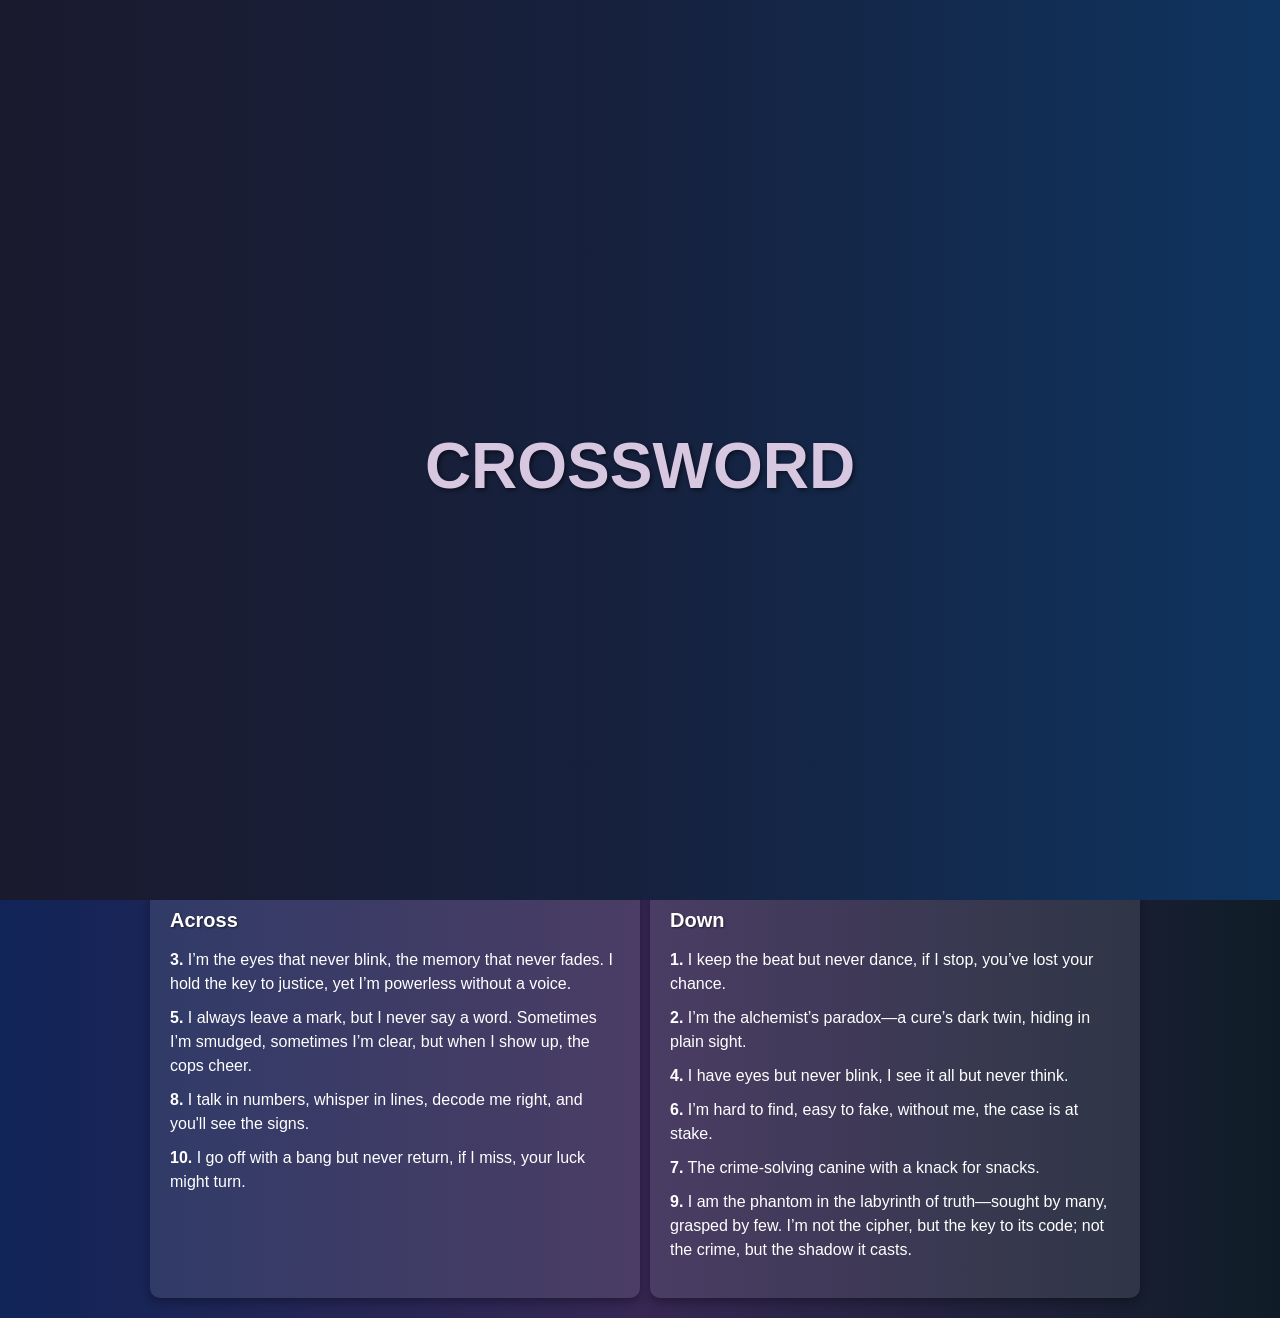
<file: _Frontend_Puzzles_for_Procom_Devday_fast/crossword/index.html>
<!doctype html>
<html lang="en">
<head>
    <meta charset="utf-8">
    <meta name="viewport" content="width=device-width, initial-scale=1">
    <title>INCOGNITO INVESTIGATION - Crossword Puzzle</title>
    <style>
        /* Preloader Styles */
        #preloader {
            position: fixed;
            top: 0;
            left: 0;
            width: 100%;
            height: 100%;
            background: linear-gradient(to right, #1a1a2e, #16213e, #0f3460);
            display: flex;
            justify-content: center;
            align-items: center;
            z-index: 9999;
        }
        #preloader h1 {
            font-size: 4rem;
            font-weight: bold;
            color: rgb(216, 199, 225);
            text-shadow: 2px 2px 4px rgba(0, 0, 0, 0.5);
            animation: fadeInOut 2s infinite;
        }
        @keyframes fadeInOut {
            0%, 100% { opacity: 0; }
            50% { opacity: 1; }
        }


        body {
            font-family: 'Segoe UI', Tahoma, Geneva, Verdana, sans-serif;
            background: linear-gradient(to right, #112458, #362753, #0f1c27);
            margin: 0;
            padding: 20px;
            display: flex;
            flex-direction: column;
            align-items: center;
            color: #e0e0e0;
            opacity: 0;
            animation: fadeIn 1s forwards;
        }
        @keyframes fadeIn {
            to { opacity: 1; }
        }

        h1, h2 {
            color: white;
            text-shadow: 2px 2px 4px rgba(0, 0, 0, 0.5);
        }
        h1 {
            font-size: 3rem;
            margin-bottom: 10px;
        }
        h2 {
            font-size: 2rem;
            margin-bottom: 30px;
        }
        #crossword {
            display: grid;
            grid-template-columns: repeat(11, 30px);
            grid-template-rows: repeat(18, 30px);
            gap: 4px;
            margin: 20px 0;
            background-color: rgba(255, 255, 255, 0.1);
            padding: 10px;
            border-radius: 10px;
            box-shadow: 0 4px 10px rgba(0, 0, 0, 0.3);
        }

        .cell-container {
            position: relative;
            width: 30px;
            height: 30px;
        }
        .clue-number {
            position: absolute;
            top: 2px;
            left: 2px;
            z-index: 1;
            pointer-events: none;
            color: black;
        }
        .cell {
            width: 100%;
            height: 100%;
            text-align: center;
            font-size: 18px;
            font-weight: bold;
            border: 1px solid #000;
            background-color: #fff;
            box-sizing: border-box;
            color: #000000;
            box-sizing: border-box;
        }
        .cell:focus {
            outline: 2px solid #007bff;
            z-index: 2;
        }
        .black-square {
            background-color: rgb(31, 3, 31);
        }
        #clues {
            display: flex;
            justify-content: space-between;
            width: 90%;
            max-width: 1000px;
            margin-top: 10px;
            
        }
        #across-box, #down-box {
            width: 48%;
            background-color: rgba(255, 255, 255, 0.1);
            padding: 20px;
            border-radius: 10px;
            box-shadow: 0 4px 10px rgba(0, 0, 0, 0.3);
            margin-left: 10px;
        }
        h5 {
            margin-top: 0%;
            color: #ffffff;
            font-size: 20px;
            margin-bottom: 10px;
            text-shadow: 1px 1px 2px rgba(0, 0, 0, 0.5);
        }
        ol {
            list-style-type: none;
            padding: 0;
        }
        li {
            margin-bottom: 10px;
            font-size: 16px;
            line-height: 1.5;
            color: white;
        }
    </style>
</head>
<body>
    <!-- Preloader -->
    <div id="preloader">
        <h1>CROSSWORD</h1>
    </div>


    <h1>INCOGNITO INVESTIGATION</h1>
    <h2>CROSSWORD PUZZLE</h2>
    <div id="crossword"></div>
    <div id="clues">
        <div id="across-box">
            <h5>Across</h5>
            <ol id="across">
                <li><strong>3.</strong> I’m the eyes that never blink, the memory that never fades. I hold the key to justice, yet I’m powerless without a voice.</li>
                <li><strong>5.</strong> I always leave a mark, but I never say a word. Sometimes I’m smudged, sometimes I’m clear, but when I show up, the cops cheer.</li>
                <li><strong>8.</strong> I talk in numbers, whisper in lines, decode me right, and you'll see the signs.</li>
                <li><strong>10.</strong> I go off with a bang but never return, if I miss, your luck might turn.</li>
            </ol>
        </div>
        <div id="down-box">
            <h5>Down</h5>
            <ol id="down">
                <li><strong>1.</strong> I keep the beat but never dance, if I stop, you’ve lost your chance.</li>
                <li><strong>2.</strong> I’m the alchemist’s paradox—a cure’s dark twin, hiding in plain sight.</li>
                <li><strong>4.</strong> I have eyes but never blink, I see it all but never think.</li>
                <li><strong>6.</strong> I’m hard to find, easy to fake, without me, the case is at stake.</li>
                <li><strong>7.</strong> The crime-solving canine with a knack for snacks.</li>
                <li><strong>9.</strong> I am the phantom in the labyrinth of truth—sought by many, grasped by few. I’m not the cipher, but the key to its code; not the crime, but the shadow it casts.</li>
            </ol>
        </div>
    </div>

    <script>
        // Preloader Logic
        window.addEventListener('load', () => {
            const preloader = document.getElementById('preloader');
            setTimeout(() => {
                preloader.style.opacity = '0';
                setTimeout(() => {
                    preloader.style.display = 'none';
                    document.body.style.opacity = '1';
                }, 600); // Fade out duration
            }, 2200); // Preloader display duration
        });

        const solutionGrid = [
            [null, null, null, null, null, null, null, {solution: 'P', number: 1}, null, null, null],
            [null, null, null, null, {solution: 'P', number: 2}, null, null, {solution: 'A'}, null, null, null],
            [null, null, null, null, {solution: 'O'}, null, null, {solution: 'C'}, null, null, null],
            [null, null, null, {solution: 'W', number: 3}, {solution: 'I'}, {solution: 'T'}, {solution: 'N'}, {solution: 'E'}, {solution: 'S'}, {solution: 'S'}, null],
            [null, null, null, null, {solution: 'S'}, null, null, {solution: 'M'}, null, null, null],
            [null, null, null, null, {solution: 'O'}, null, null, {solution: 'A'}, null, null, null],
            [null, null, null, null, {solution: 'N'}, null, null, {solution: 'K'}, null, null, {solution: 'C', number: 4}],
            [null, null, null, null, null, null, null, {solution: 'E'}, null, null, {solution: 'C'}],
            [{solution: 'F', number: 5}, {solution: 'I'}, {solution: 'N'}, {solution: 'G'}, {solution: 'E', number: 6}, {solution: 'R'}, {solution: 'P'}, {solution: 'R'}, {solution: 'I'}, {solution: 'N'}, {solution: 'T'}],
            [null, null, null, null, {solution: 'V'}, null, null, null, null, null, {solution: 'V'}],
            [null, null, null, null, {solution: 'I'}, null, null, null, null, null, null],
            [{solution: 'S', number: 7}, null, null, null, {solution: 'D'}, null, null, null, null, null, null],
            [{solution: 'C', number: 8}, {solution: 'I'}, {solution: 'P'}, {solution: 'H'}, {solution: 'E'}, {solution: 'R'}, null, null, null, null, null],
            [{solution: 'O'}, null, null, null, {solution: 'N'}, null, null, null, null, null, null],
            [{solution: 'O'}, null, {solution: 'C', number:9}, null, {solution: 'C'}, null, null, null, null, null, null],
            [{solution: 'B', number: 10}, {solution: 'U'}, {solution: 'L'}, {solution: 'L'}, {solution: 'E'}, {solution: 'T'}, null, null, null, null, null],
            [{solution: 'Y'}, null, {solution: 'U'}, null, null, null, null, null, null, null, null],
            [null, null, {solution: 'E'}, null, null, null, null, null, null, null, null]
        ];

        const crosswordElement = document.getElementById('crossword');
        
        // Create crossword grid
        solutionGrid.forEach((row, rowIndex) => {
            row.forEach((cellData, colIndex) => {
                if (cellData === null) {
                    const div = document.createElement('div');
                    div.className = 'black-square';
                    crosswordElement.appendChild(div);
                } else {
                    const container = document.createElement('div');
                    container.className = 'cell-container';
                    
                    if (cellData.number) {
                        const number = document.createElement('span');
                        number.className = 'clue-number';
                        number.textContent = cellData.number;
                        container.appendChild(number);
                    }

                    const input = document.createElement('input');
                    input.className = 'cell';
                    input.dataset.row = rowIndex;
                    input.dataset.col = colIndex;
                    input.dataset.solution = cellData.solution;
                    input.maxLength = 1;

                    input.addEventListener('input', (e) => {
                        const entered = e.target.value.toUpperCase();
                        const solution = e.target.dataset.solution;
                        
                        if (entered === solution) {
                            e.target.style.backgroundColor = '#e0ffe0';
                        } else {
                            e.target.style.backgroundColor = '#ffe0e0';
                        }

                        // Determine the direction of the current clue
                        const direction = getCurrentDirection(e.target);

                        // Move focus to the next cell based on the direction
                        if (entered.length === 1) {
                            let nextCell;
                            if (direction === 'across') {
                                if (colIndex < 10) {
                                    nextCell = crosswordElement.querySelector(
                                        `.cell[data-row="${rowIndex}"][data-col="${colIndex + 1}"]`
                                    );
                                }
                            } else if (direction === 'down') {
                                if (rowIndex < 17) {
                                    nextCell = crosswordElement.querySelector(
                                        `.cell[data-row="${rowIndex + 1}"][data-col="${colIndex}"]`
                                    );
                                }
                            }
                            if (nextCell) nextCell.focus();
                        }

                        // Check if all answers are correct
                        if (checkAllAnswers()) {
                            window.open('https://forms.gle/3LTCzKXHZLnRcPgv8', '_blank');
                        }
                    });

                    container.appendChild(input);
                    crosswordElement.appendChild(container);
                }
            });
        });

        // Function to check if all answers are correct
        function checkAllAnswers() {
            const cells = document.querySelectorAll('.cell');
            for (const cell of cells) {
                if (cell.value.toUpperCase() !== cell.dataset.solution) {
                    return false;
                }
            }
            return true;
        }

        // Function to determine the direction of the current clue
        function getCurrentDirection(cell) {
            const row = parseInt(cell.dataset.row);
            const col = parseInt(cell.dataset.col);

            // Check if the next cell in the row is part of the same clue (Across)
            const nextCellAcross = crosswordElement.querySelector(
                `.cell[data-row="${row}"][data-col="${col + 1}"]`
            );
            if (nextCellAcross && nextCellAcross.dataset.solution) {
                return 'across';
            }

            // Check if the next cell in the column is part of the same clue (Down)
            const nextCellDown = crosswordElement.querySelector(
                `.cell[data-row="${row + 1}"][data-col="${col}"]`
            );
            if (nextCellDown && nextCellDown.dataset.solution) {
                return 'down';
            }

            // Default to Across if no direction is determined
            return 'across';
        }
    </script>
</body>
</html>
</file>
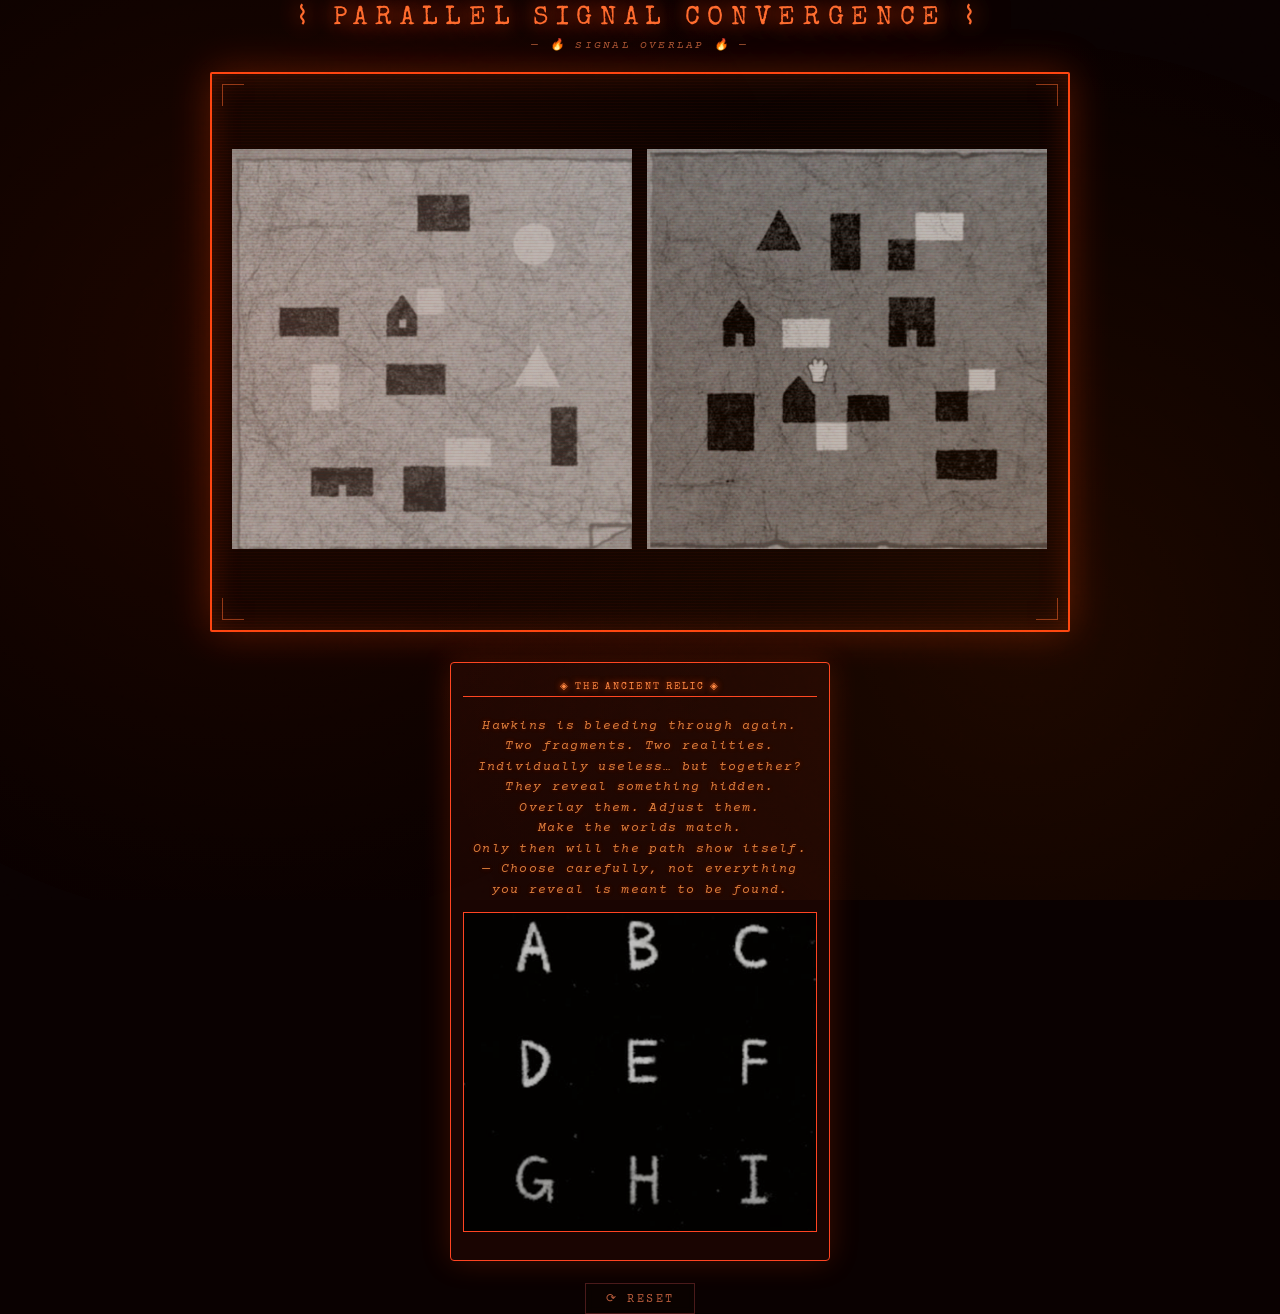
<file: _Frontend_Puzzles_for_Procom_Devday_fast/fragment_alignment/index.html>
<!DOCTYPE html>
<html lang="en">
<head>
<meta charset="UTF-8">
<meta name="viewport" content="width=device-width, initial-scale=1.0, user-scalable=no">
<title>Fragments | The Hellfire Concordance</title>
<style>
    @import url('https://fonts.googleapis.com/css2?family=Courier+Prime:ital,wght@0,400;0,700;1,400&family=Special+Elite&display=swap');
  
    :root {
      --bg: #0a0101;
      --bg-dark: #030000;
      --border: #4a1a1a;
      --text: #e6c8a0;
      --accent: #ff6a2e;
      --accent-glow: #ff3a1a;
      --solved: #ff5500;
      --solved-glow: #ff3300;
      --glint: #ffaa44;
      --ember: #ff4400;
      --blood: #8b0000;
      --flame: #ff6600;
    }
  
    * {
      margin: 0;
      padding: 0;
      box-sizing: border-box;
      user-select: none;
      -webkit-tap-highlight-color: transparent;
    }
  
    body {
      background: var(--bg);
      color: var(--text);
      font-family: 'Courier Prime', monospace;
      min-height: 100vh;
      display: flex;
      flex-direction: column;
      align-items: center;
      justify-content: center;
      overflow: hidden;
      position: relative;
    }
  
    /* Hellfire grain effect */
    body::before {
      content: '';
      position: fixed;
      inset: 0;
      background-image: url("data:image/svg+xml,%3Csvg viewBox='0 0 200 200' xmlns='http://www.w3.org/2000/svg'%3E%3Cfilter id='grain'%3E%3CfeTurbulence type='fractalNoise' baseFrequency='0.95' numOctaves='4' stitchTiles='stitch'/%3E%3C/filter%3E%3Crect width='100%25' height='100%25' filter='url(%23grain)' opacity='0.12'/%3E%3C/svg%3E");
      pointer-events: none;
      z-index: 999;
      opacity: 0.8;
      mix-blend-mode: overlay;
    }
  
    /* Ember particles floating */
    body::after {
      content: '';
      position: fixed;
      inset: 0;
      background: radial-gradient(circle at 20% 40%, rgba(255, 68, 0, 0.08) 0%, transparent 50%),
                  radial-gradient(circle at 80% 70%, rgba(255, 100, 0, 0.08) 0%, transparent 50%);
      pointer-events: none;
      z-index: 998;
    }

  .game-container {
    display: flex;
    gap: 30px;
    align-items: center;
    justify-content: center;
    flex-wrap: wrap;
    padding: 0 20px;
  }

  header {
    text-align: center;
    margin-bottom: 20px;
    z-index: 2;
    width: 100%;
  }
  header h1 {
    font-family: 'Special Elite', cursive;
    font-size: clamp(1rem, 2.2vw, 1.6rem);
    letter-spacing: 0.3em;
    text-transform: uppercase;
    color: var(--accent);
    text-shadow: 0 0 20px #ff4400, 0 0 40px rgba(255, 68, 0, 0.5);
    font-weight: 400;
    animation: flicker 3s infinite;
  }
  @keyframes flicker {
    0%, 100% { text-shadow: 0 0 20px #ff4400, 0 0 40px rgba(255, 68, 0, 0.5); opacity: 1; }
    50% { text-shadow: 0 0 25px #ff6600, 0 0 60px rgba(255, 102, 0, 0.7); opacity: 0.95; }
  }
  header p {
    margin-top: 6px;
    font-size: 0.7rem;
    letter-spacing: 0.2em;
    color: #aa5533;
    font-style: italic;
  }

  /* HUD removed - timer and moves counter eliminated as requested */

  #stage {
    position: relative;
    width: 860px;
    height: 560px;
    background: #0a0200;
    border: 2px solid #ff4411;
    box-shadow: 0 0 40px rgba(255, 68, 0, 0.3), inset 0 0 30px rgba(255, 68, 0, 0.2);
    overflow: hidden;
    border-radius: 2px;
  }

  .side-artifact {
    width: 380px;
    height: auto;
    min-height: 560px;
    background: #1a0502;
    border: 1px solid #ff4422;
    border-radius: 4px;
    padding: 16px 12px;
    box-shadow: 0 0 30px rgba(255, 68, 0, 0.2);
    backdrop-filter: blur(2px);
    transition: all 0.3s ease;
    display: flex;
    flex-direction: column;
}

.artifact-text {
    font-size: 0.8rem;
    text-align: center;
    letter-spacing: 0.1em;
    color: #d97a3a;
    line-height: 1.6;
    font-style: italic;
    padding: 12px 7px;
    text-shadow: 0 0 4px rgba(255,42,10,0.3);
    flex-shrink: 0;
}

.artifact-image {
    width: 100%;
    height: 320px;
    aspect-ratio: 1 / 1;
    background: #0a0200;
    border: 1px solid #ff4422;
    display: flex;
    align-items: center;
    justify-content: center;
    margin-bottom: 12px;
    overflow: hidden;
    flex-shrink: 0;
}

.artifact-image img {
    width: 100%;
    height: 100%;
    object-fit: cover;
    display: block;
    opacity: 0.75;
    transition: opacity 0.3s;
}
  .artifact-header {
    font-family: 'Special Elite', cursive;
    font-size: 0.65rem;
    letter-spacing: 0.2em;
    text-align: center;
    color: #ff8844;
    margin-bottom: 7px;
    border-bottom: 1px solid #ff4422;
    padding-bottom: 4px;
    text-shadow: 0 0 6px #ff4400;
  }

  .corner-mark {
    position: absolute;
    width: 22px;
    height: 22px;
    border-color: var(--accent);
    border-style: solid;
    opacity: 0.5;
    pointer-events: none;
    z-index: 12;
  }
  .cm-tl { top: 10px; left: 10px; border-width: 1px 0 0 1px; }
  .cm-tr { top: 10px; right: 10px; border-width: 1px 1px 0 0; }
  .cm-bl { bottom: 10px; left: 10px; border-width: 0 0 1px 1px; }
  .cm-br { bottom: 10px; right: 10px; border-width: 0 1px 1px 0; }

  .veil-overlay {
    position: absolute;
    inset: 0;
    background: repeating-linear-gradient(0deg, transparent, transparent 2px, rgba(139,26,10,0.08) 2px, rgba(139,26,10,0.08) 3px);
    pointer-events: none;
    z-index: 9;
  }

  .layer {
    position: absolute;
    width: 400px;
    height: 400px;
    cursor: grab;
    will-change: left, top;
}
  .layer:active { cursor: grabbing; }
  .layer img {
    width: 100%;
    height: 100%;
    object-fit: cover;
    pointer-events: none;
    display: block;
    opacity: 0.72;
    mix-blend-mode: screen;
  }

  .fragment-tag {
    position: absolute;
    bottom: -22px;
    left: 8px;
    font-size: 0.45rem;
    letter-spacing: 0.2em;
    color: #b55a3a;
    background: rgba(10,3,1,0.9);
    padding: 2px 8px;
    backdrop-filter: blur(2px);
    border-radius: 12px;
    pointer-events: none;
    font-family: monospace;
    border: 0.5px solid var(--border);
  }
  
  .description {
    font-size: 10px;
  }

  /* Status zone completely removed - no timer, no dots, no message display */

  .action-bar {
    display: flex;
    gap: 18px;
    margin-top: 22px;
    z-index: 2;
  }
  button {
    font-family: 'Courier Prime', monospace;
    font-size: 0.75rem;
    letter-spacing: 0.2em;
    text-transform: uppercase;
    padding: 7px 20px;
    border: 1px solid var(--border);
    background: rgba(10,3,1,0.9);
    color: #b55a3a;
    cursor: pointer;
    transition: 0.2s;
    backdrop-filter: blur(4px);
  }
  button:hover {
    border-color: var(--accent);
    color: var(--glint);
    background: rgba(139,26,10,0.3);
    box-shadow: 0 0 12px rgba(255,42,10,0.3);
  }

  @media (max-width: 950px) {
    .game-container {
      gap: 20px;
    }
    #stage { width: 560px; height: 560px; }
    .layer { width: 260px; height: 260px; }
    .side-artifact { width: 280px; height: auto; }
  }

  @media (max-width: 820px) {
    .game-container {
      flex-direction: column;
      align-items: center;
    }
    #stage { width: 460px; height: 460px; }
    .layer { width: 210px; height: 210px; }
    .side-artifact { width: 380px; margin-top: 10px; height: auto; }
  }

  @media (max-width: 620px) {
    #stage { width: 360px; height: 360px; }
    .layer { width: 170px; height: 170px; }
    .fragment-tag { font-size: 0.4rem; bottom: -18px; }
    .side-artifact { width: 320px; height: auto; }
  }
</style>
</head>
<body>

<header>
  <h1>⌇ PARALLEL SIGNAL CONVERGENCE ⌇</h1>
  <p>— 🔥 SIGNAL OVERLAP 🔥 —</p>
</header>

<!-- HUD removed entirely - timer and moves counter eliminated -->

<div class="game-container">
  <div id="stage">
    <div class="corner-mark cm-tl"></div>
    <div class="corner-mark cm-tr"></div>
    <div class="corner-mark cm-bl"></div>
    <div class="corner-mark cm-br"></div>
    <div class="veil-overlay"></div>

    <div class="layer" id="layerA">
      <img src="images/1.png" alt="shard">
      <!-- <span class="fragment-tag">[ α ]</span> -->
    </div>

    <div class="layer" id="layerB">
      <img src="images/2.png" alt="shard">
      <!-- <span class="fragment-tag">[ β ]</span> -->
    </div>
  </div>

  <div class="side-artifact" id="sideArtifact">
    <div class="artifact-header">◈ THE ANCIENT RELIC ◈</div>
    <div class="heading-artifact"><p class="artifact-text">Hawkins is bleeding through again.<br>
        Two fragments. Two realities.<br>
        Individually useless… but together?<br>
        They reveal something hidden.<br>
        Overlay them. Adjust them.<br>
        Make the worlds match.<br>
        Only then will the path show itself.<br>
        — Choose carefully, not everything you reveal is meant to be found.
        </p></div>

    <div class="artifact-image">
      <img src="images/key.png" alt="mysterious artifact" id="artifactImage">
    </div>
  </div>
</div>

<!-- Status zone completely removed - no message, no dots, no timer display -->

<div class="action-bar">
  <button id="resetButton">⟳ RESET</button>
</div>

<script>
  // Target offset for alignment (kept for visual alignment detection but no UI effects)
  const TARGET_DX = -21;
  const TARGET_DY = 13;
  const PRECISION = 2;

  // START POSITIONS - adjusted for larger layers
  const START_A = { left: 20, top: 75 };
  const START_B = { left: 435, top: 75 };
  
  // DOM elements
  const stageDiv = document.getElementById('stage');
  const layerA = document.getElementById('layerA');
  const layerB = document.getElementById('layerB');
  
  let dragActive = null;
  // Timer and move counter completely removed - no tracking variables needed
  
  function getPosition(el) {
    return {
      left: parseFloat(el.style.left) || 0,
      top: parseFloat(el.style.top) || 0
    };
  }
  
  function clampMovement(el, left, top) {
    const maxLeft = stageDiv.clientWidth - el.clientWidth + 70;
    const maxTop = stageDiv.clientHeight - el.clientHeight + 70;
    return {
      left: Math.max(-70, Math.min(maxLeft, left)),
      top: Math.max(-70, Math.min(maxTop, top))
    };
  }
  
  function setLayerPos(el, left, top) {
    const clamped = clampMovement(el, left, top);
    el.style.left = clamped.left + 'px';
    el.style.top = clamped.top + 'px';
  }
  
  // Alignment check - visual feedback removed entirely (no dots, no status messages)
  // Function kept for internal logic but doesn't affect UI elements (all removed)
  function checkAlignment() {
    const posA = getPosition(layerA);
    const posB = getPosition(layerB);
    
    const currentDX = posB.left - posA.left;
    const currentDY = posB.top - posA.top;
    
    const dxDiff = Math.abs(currentDX - TARGET_DX);
    const dyDiff = Math.abs(currentDY - TARGET_DY);
    const exactMatch = (dxDiff <= PRECISION && dyDiff <= PRECISION);
    
    // No visual feedback elements exist anymore - timer, dots, status messages all removed
    // The alignment detection remains functional in background but doesn't affect any display
    
    return exactMatch;
  }
  
  function onDragStart(e) {
    e.preventDefault();
    const el = e.currentTarget;
    const point = e.touches ? e.touches[0] : e;
    const pos = getPosition(el);
    dragActive = {
      el: el,
      startX: point.clientX,
      startY: point.clientY,
      origLeft: pos.left,
      origTop: pos.top
    };
    layerA.style.zIndex = '3';
    layerB.style.zIndex = '3';
    el.style.zIndex = '10';
    
    // Timer functionality completely removed - no timer interval starts on drag
  }
  
  function onDragMove(e) {
    if (!dragActive) return;
    const point = e.touches ? e.touches[0] : e;
    const dx = point.clientX - dragActive.startX;
    const dy = point.clientY - dragActive.startY;
    const newLeft = dragActive.origLeft + dx;
    const newTop = dragActive.origTop + dy;
    setLayerPos(dragActive.el, newLeft, newTop);
    // Call checkAlignment but no UI updates exist
    checkAlignment();
  }
  
  function onDragEnd() {
    if (!dragActive) return;
    // Move counter completely removed - no increment tracking
    dragActive = null;
    layerA.style.zIndex = '4';
    layerB.style.zIndex = '3';
    // Alignment check without UI effects
    checkAlignment();
  }
  
  layerA.addEventListener('mousedown', onDragStart);
  layerB.addEventListener('mousedown', onDragStart);
  layerA.addEventListener('touchstart', onDragStart, { passive: false });
  layerB.addEventListener('touchstart', onDragStart, { passive: false });
  document.addEventListener('mousemove', onDragMove);
  document.addEventListener('touchmove', onDragMove, { passive: false });
  document.addEventListener('mouseup', onDragEnd);
  document.addEventListener('touchend', onDragEnd);
  
  function fullReset() {
    // Timer interval completely removed - no timer to clear
    setLayerPos(layerA, START_A.left, START_A.top);
    setLayerPos(layerB, START_B.left, START_B.top);
    
    layerA.style.zIndex = '4';
    layerB.style.zIndex = '3';
    
    dragActive = null;
    
    // No visual feedback elements to reset - all removed
  }
  
  document.getElementById('resetButton').addEventListener('click', () => fullReset());
  
  function initialize() {
    setLayerPos(layerA, START_A.left, START_A.top);
    setLayerPos(layerB, START_B.left, START_B.top);
    // Move counter and timer variables removed - no initialization needed
    layerA.style.zIndex = '4';
    layerB.style.zIndex = '3';
    // Timer interval completely removed
  }
  
  initialize();
  
  // Optional: Add subtle visual effect when fragments align (non-intrusive, maintains design integrity)
  // This adds a faint glow when aligned without disrupting the original aesthetic
  // No timer, no text, no dots - just an ambient visual cue that respects the dark theme
  let lastAlignmentState = false;
  
  function updateAlignmentGlow() {
    const isAligned = checkAlignment();
    const stageElement = document.getElementById('stage');
    
    if (isAligned && !lastAlignmentState) {
      // Add temporary subtle border glow when aligned - purely visual, no text or timer
      stageElement.style.transition = 'box-shadow 0.3s ease';
      stageElement.style.boxShadow = '0 0 45px rgba(255, 68, 0, 0.6), inset 0 0 35px rgba(255, 68, 0, 0.4)';
      setTimeout(() => {
        if (checkAlignment()) {
          // Keep subtle glow while maintaining alignment
          stageElement.style.boxShadow = '0 0 35px rgba(255, 68, 0, 0.4), inset 0 0 25px rgba(255, 68, 0, 0.3)';
        }
      }, 200);
    } else if (!isAligned) {
      stageElement.style.boxShadow = '0 0 40px rgba(255, 68, 0, 0.3), inset 0 0 30px rgba(255, 68, 0, 0.2)';
      stageElement.style.transition = 'box-shadow 0.2s ease';
    }
    
    lastAlignmentState = isAligned;
  }
  
  // Override checkAlignment to also trigger visual glow but maintain no text/timer elements
  const originalCheckAlignment = checkAlignment;
  window.checkAlignment = function() {
    const result = originalCheckAlignment();
    updateAlignmentGlow();
    return result;
  };
  
  // Replace the checkAlignment reference in drag handlers to use updated version
  // Re-bind to ensure alignment glow works without affecting removed elements
  const enhancedCheckAlignment = function() {
    const posA = getPosition(layerA);
    const posB = getPosition(layerB);
    const currentDX = posB.left - posA.left;
    const currentDY = posB.top - posA.top;
    const dxDiff = Math.abs(currentDX - TARGET_DX);
    const dyDiff = Math.abs(currentDY - TARGET_DY);
    const exactMatch = (dxDiff <= PRECISION && dyDiff <= PRECISION);
    
    // Update glow effect without any text/timer elements
    const stageElement = document.getElementById('stage');
    if (exactMatch && !lastAlignmentState) {
      stageElement.style.transition = 'box-shadow 0.3s ease';
      stageElement.style.boxShadow = '0 0 45px rgba(255, 68, 0, 0.6), inset 0 0 35px rgba(255, 68, 0, 0.4)';
      setTimeout(() => {
        const newPosA = getPosition(layerA);
        const newPosB = getPosition(layerB);
        const newDX = newPosB.left - newPosA.left;
        const newDY = newPosB.top - newPosA.top;
        const newDxDiff = Math.abs(newDX - TARGET_DX);
        const newDyDiff = Math.abs(newDY - TARGET_DY);
        if (newDxDiff <= PRECISION && newDyDiff <= PRECISION) {
          stageElement.style.boxShadow = '0 0 35px rgba(255, 68, 0, 0.4), inset 0 0 25px rgba(255, 68, 0, 0.3)';
        }
      }, 200);
    } else if (!exactMatch) {
      stageElement.style.boxShadow = '0 0 40px rgba(255, 68, 0, 0.3), inset 0 0 30px rgba(255, 68, 0, 0.2)';
      stageElement.style.transition = 'box-shadow 0.2s ease';
    }
    lastAlignmentState = exactMatch;
    return exactMatch;
  };
  
  // Replace the alignment check function used in drag events
  window.alignmentCheck = enhancedCheckAlignment;
  
  // Override the original onDragMove and onDragEnd to use enhanced alignment
  const originalOnDragMove = onDragMove;
  const enhancedOnDragMove = function(e) {
    if (!dragActive) return;
    const point = e.touches ? e.touches[0] : e;
    const dx = point.clientX - dragActive.startX;
    const dy = point.clientY - dragActive.startY;
    const newLeft = dragActive.origLeft + dx;
    const newTop = dragActive.origTop + dy;
    setLayerPos(dragActive.el, newLeft, newTop);
    enhancedCheckAlignment();
  };
  
  const enhancedOnDragEnd = function() {
    if (!dragActive) return;
    dragActive = null;
    layerA.style.zIndex = '4';
    layerB.style.zIndex = '3';
    enhancedCheckAlignment();
  };
  
  // Remove old listeners and add enhanced ones
  document.removeEventListener('mousemove', onDragMove);
  document.removeEventListener('touchmove', onDragMove);
  document.removeEventListener('mouseup', onDragEnd);
  document.removeEventListener('touchend', onDragEnd);
  
  document.addEventListener('mousemove', enhancedOnDragMove);
  document.addEventListener('touchmove', enhancedOnDragMove, { passive: false });
  document.addEventListener('mouseup', enhancedOnDragEnd);
  document.addEventListener('touchend', enhancedOnDragEnd);
  
  // Update reset function to use enhanced check
  const originalFullReset = fullReset;
  window.fullReset = function() {
    setLayerPos(layerA, START_A.left, START_A.top);
    setLayerPos(layerB, START_B.left, START_B.top);
    layerA.style.zIndex = '4';
    layerB.style.zIndex = '3';
    dragActive = null;
    enhancedCheckAlignment();
  };
  
  document.getElementById('resetButton').addEventListener('click', () => window.fullReset());
  
  // Initialize with alignment check
  enhancedCheckAlignment();
</script>
</body>
</html>
</file>
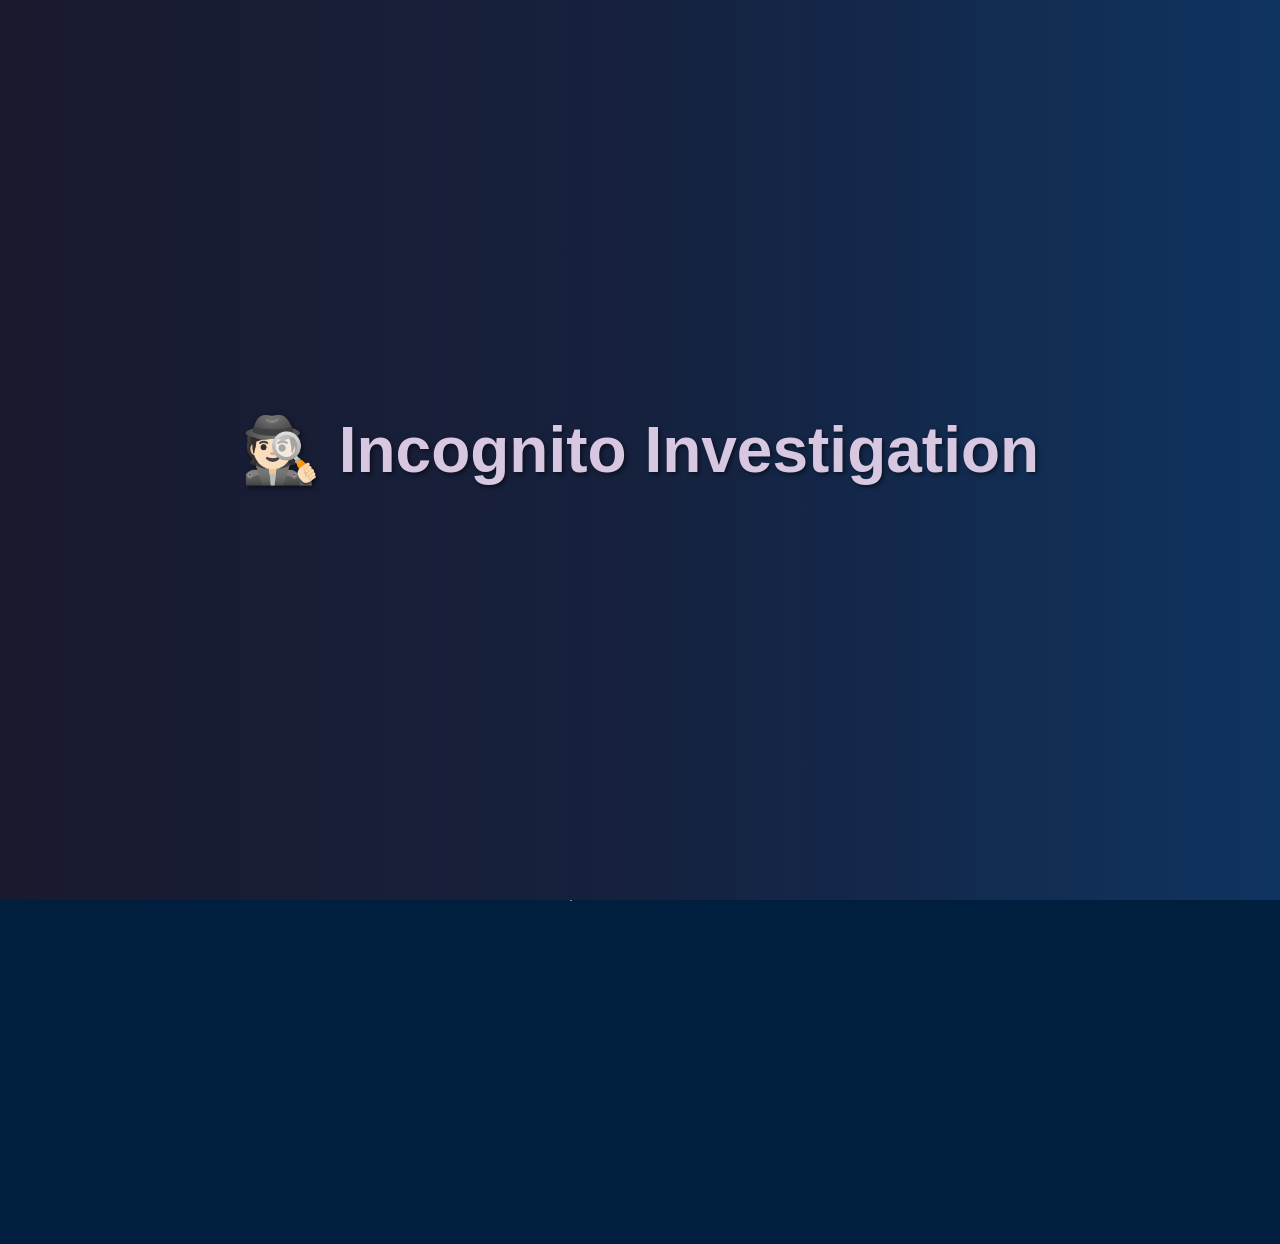
<file: _Frontend_Puzzles_for_Procom_Devday_fast/kakuro/index.html>
<!DOCTYPE html>
<html lang="en">
<head>
    <meta charset="UTF-8">
    <meta name="viewport" content="width=device-width, initial-scale=1.0">
    <title>Logic Puzzle</title>
    <style>
               * {
            margin: 0;
            padding: 0;
            box-sizing: border-box;
        }

        /* Add/update these styles */
        body, html {
            margin: 0;
            padding: 0;
            width: 100%; /* Ensure full width */
            height: 100%; /* Ensure full height */
            overflow: auto;
            font-family: 'Roboto', sans-serif;
            background: #001f3f;
            color: #00bfff;
        }

        .geometric-background {
            position: fixed;
            top: 0;
            left: 0;
            width: 100%;
            height: 100vh;
            overflow: hidden;
            z-index: 1;
            pointer-events: none;
        }

        .shape {
            position: absolute;
            opacity: 0.2;
            transform-origin: center;
        }

        .square {
            width: 40px;
            height: 40px;
            background: #f72585;
            animation: rotate 20s infinite linear;
        }

        .circle {
            width: 60px;
            height: 60px;
            border-radius: 50%;
            background: #4cc9f0;
            animation: pulse 15s infinite alternate;
        }

        .triangle {
            width: 0;
            height: 0;
            border-left: 25px solid transparent;
            border-right: 25px solid transparent;
            border-bottom: 50px solid #7209b7;
            animation: float 12s infinite ease-in-out;
        }

        .rectangle {
            width: 80px;
            height: 30px;
            background: #4361ee;
            animation: slide 18s infinite linear;
        }

        @keyframes rotate {
            0% {
                transform: rotate(0deg);
            }
            100% {
                transform: rotate(360deg);
            }
        }

        @keyframes pulse {
            0% {
                transform: scale(1);
                opacity: 0.1;
            }
            50% {
                transform: scale(1.5);
                opacity: 0.3;
            }
            100% {
                transform: scale(1);
                opacity: 0.1;
            }
        }

        @keyframes float {
            0% {
                transform: translateY(0px) translateX(0px) rotate(0deg);
            }
            50% {
                transform: translateY(-20px) translateX(20px) rotate(180deg);
            }
            100% {
                transform: translateY(0px) translateX(0px) rotate(360deg);
            }
        }

        @keyframes slide {
            0% {
                transform: translateX(-100px) rotate(0deg);
            }
            50% {
                transform: translateX(100px) rotate(180deg);
            }
            100% {
                transform: translateX(-100px) rotate(360deg);
            }
        }



        .particle {
            position: absolute;
            width: 2px;
            height: 2px;
            background-color: white;
            opacity: 0.5;
            animation: sparkle 8s infinite linear;
        }

        @keyframes sparkle {
            0% {
                opacity: 0;
            }
            50% {
                opacity: 0.8;
            }
            100% {
                opacity: 0;
            }
        }



        @keyframes pulse-overlay {
            0% {
                opacity: 0.8;
            }
            100% {
                opacity: 1;
            }
        }

        .container {
            max-width: 1200px;
            margin: 0 auto;
            padding: 20px;
            position: relative;
            z-index: 20;
        }

        .header {
            background: #2c3e50;
            color: white;
            padding: 20px;
            margin-bottom: 20px;
            border-radius: 8px;
            position: relative;
            z-index: 25;
            display: flex;
            flex-direction: column;
            align-items: center;
        }


        .header h1 {
            font-size: 2.5rem;
            margin-bottom: 10px;
        }

        .header h2 {
            font-size: 1.2rem;
            color: #bdc3c7;
        }

        .game-container {
            display: flex;
            flex-wrap: wrap;
            gap: 20px;
        }

        .left-column {
            flex: 1;
            min-width: 300px;
            background: #2c3e50;
            padding: 20px;
            border-radius: 8px;
            box-shadow: 0 2px 10px rgba(0,0,0,0.1);
            position: relative;
            z-index: 20;
        }

        .board-container {
            flex: 2;
            min-width: 500px;
            background: #2c3e50;
            padding: 20px;
            border-radius: 8px;
            box-shadow: 0 2px 10px rgba(0,0,0,0.1);
            position: relative;
            z-index: 20;
            overflow-x: auto;
        }

        /* Kakuro Board Styles - Exact match to Kakuro Conquest */
        .board {
            border-collapse: collapse;
            margin: 0 auto;
            background: white;
            width: 500px;
            height: 600px;
        }

        .cellShaded {
            background: #060226 !important;
            border: 1px solid #968c8c !important;
            width: 40px;
            height: 40px;
        }

        .cellTotal {
            background: #060226;
            border: 1px solid #968c8c;
            width: 40px;
            height: 40px;
            position: relative;
            text-align: center;
            vertical-align: middle;
        }

.cellTotal::before {
    content: "";
    position: absolute;
    top: 0;
    left: 0;
    width: 100%;
    height: 100%;
    background: linear-gradient(
        to top right,
        transparent 49%,
        #555 49%,
        #555 51%,
        transparent 51%
    );
}
        .topNumber, .bottomNumber {
            position: absolute;
            font-size: 12px;
            font-weight: bold;
            color: white;
            z-index: 2;
        }

        .topNumber {
            top: 2px;
            right: 4px;
            color: #3498db; /* Blue for down clues */
        }

        .bottomNumber {
            bottom: 2px;
            left: 4px;
            color: #e74c3c; /* Red for across clues */
        }

        .topNumberHelp, .bottomNumberHelp {
            position: absolute;
            font-size: 12px;
            font-weight: bold;
            cursor: pointer;
            z-index: 3;
        }

        .topNumberHelp {
            top: 2px;
            right: 4px;
            color: #3498db;
        }

        .bottomNumberHelp {
            bottom: 2px;
            left: 4px;
            color: #e74c3c;
        }

        .topNumberHelp:hover, .bottomNumberHelp:hover {
            text-decoration: underline;
        }

        .cellNumber {
            background: white;
            border: 1px solid #968c8c;
            width: 40px;
            height: 40px;
            text-align: center;
            vertical-align: middle;
        }

        .cellNumberInput {
            width: 100%;
            height: 100%;
            border: 1px solid #968c8c;
            background: transparent;
            font-size: 18px;
            font-weight: bold;
            text-align: center;
            color: #2c3e50;
            outline: none;
        }

        .cellNumberInput:focus {
            background: #e8f4fc;
        }

        .controls {
            text-align: center;
            margin: 20px 0;
        }

        .inputbutton {
            background: #3498db;
            color: white;
            border: none;
            padding: 10px 20px;
            margin: 0 5px;
            border-radius: 4px;
            cursor: pointer;
            font-size: 14px;
            font-weight: bold;
            position: relative;
            z-index: 20;
        }

        .inputbutton:hover {
            background: #2980b9;
        }

        .checkbutton {
            background: #110230;
        }

        .checkbutton:hover {
            background: #0c5294;
        }

        .text1, .text2 {
            font-size: 16px;
            line-height: 1.5;
            margin-bottom: 15px;
            color: white;
        }

        .text1 {
            font-weight: bold;
            color: #ecf0f1;
        }

        .text2 {
            color: #bdc3c7;
        }

        .text2 a {
            color: #3498db;
            text-decoration: none;
        }

        .text2 a:hover {
            text-decoration: underline;
        }

        .puzzle-info {
            background: rgba(52, 152, 219, 0.2);
            padding: 15px;
            border-radius: 4px;
            margin-bottom: 20px;
            border: 1px solid #3498db;
        }

        .instructions {
            background: #2c3e50;
            padding: 20px;
            border-radius: 8px;
            margin-top: 20px;
            border-left: 4px solid #3498db;
            position: relative;
            z-index: 20;
        }

        .instructions h3 {
            color: #ecf0f1;
            margin-bottom: 15px;
            font-size: 1.2rem;
        }

        .instructions ul {
            list-style-type: none;
            padding-left: 20px;
        }

        .instructions li {
            margin-bottom: 8px;
            padding-left: 10px;
            position: relative;
            color: #bdc3c7;
        }

        .instructions li:before {
            content: "•";
            color: #3498db;
            position: absolute;
            left: -10px;
        }

        /* Footer */
        .footer {
            margin-top: 40px;
            padding: 20px;
            background: #2c3e50;
            color: white;
            border-radius: 8px;
            position: relative;
            z-index: 20;
            display: flex;
            flex-direction: column;
            align-items: center;
        }

        .footer h2 {
            color: #ecf0f1;
            margin-bottom: 15px;
            font-size: 1.2rem;
        }

        .footer a {
            color: #3498db;
            text-decoration: none;
        }

        .footer a:hover {
            text-decoration: underline;
        }

        @media (max-width: 768px) {
            .game-container {
                flex-direction: column;
            }
            
            .left-column, .board-container {
                min-width: 100%;
            }
            
            .cellShaded, .cellTotal, .cellNumber {
                width: 35px;
                height: 35px;
            }
            
            .cellNumberInput {
                font-size: 16px;
            }
        }
        /* RRO Modal Overlay */
.rro-modal {
    display: none;
    position: fixed;
    z-index: 9999;
    inset: 0;
    background: rgba(0, 0, 0, 0.85);
    backdrop-filter: blur(4px);
    align-items: center;
    justify-content: center;
}

/* Modal Box */
.rro-modal-content {
    background: #0b1c2d;
    border: 1px solid #00bfff55;
    border-radius: 12px;
    padding: 30px 40px;
    width: 420px;
    text-align: center;
    box-shadow: 0 0 30px rgba(0,191,255,0.3);
    animation: rroFadeIn 0.4s ease;
}

.rro-modal-content h2 {
    color: #00bfff;
    letter-spacing: 1px;
    margin-bottom: 15px;
}

.rro-modal-content p {
    color: #cfefff;
    line-height: 1.6;
    margin-bottom: 20px;
}

.rro-meta {
    font-size: 13px;
    color: #7fbcd2;
    margin-bottom: 25px;
}

.rro-meta div {
    margin: 4px 0;
}

.rro-modal-content button {
    background: #00bfff;
    color: #001f3f;
    border: none;
    padding: 10px 24px;
    border-radius: 6px;
    font-weight: bold;
    cursor: pointer;
}

.rro-modal-content button:hover {
    background: #4cc9f0;
}

@keyframes rroFadeIn {
    from {
        opacity: 0;
        transform: translateY(10px) scale(0.95);
    }
    to {
        opacity: 1;
        transform: translateY(0) scale(1);
    }
}

        /* Anti-cheat protection */
        .anti-cheat {
            position: fixed;
            top: 0;
            left: 0;
            width: 100%;
            height: 100%;
            background: #0a192f;
            z-index: 9999;
            display: flex;
            justify-content: center;
            align-items: center;
            color: white;
            font-size: 1.5rem;
            text-align: center;
            padding: 20px;
        }

        /* Responsive design */
        @media (max-width: 768px) {
            header h1 {
                font-size: 2rem;
            }
            
            #sudoku-grid {
                width: 90vw;
                height: 90vw;
                max-width: 400px;
                max-height: 400px;
            }
            
            .cell {
                font-size: 1.8rem;
            }
            
            .action-buttons {
                flex-direction: column;
                align-items: center;
            }
            
            .action-btn {
                width: 100%;
                max-width: 300px;
            }
            
            .num-btn {
                width: 45px;
                height: 45px;
                font-size: 1.3rem;
            }
        }
                #pre-loader {
            position: fixed;
            top: 0;
            left: 0;
            width: 100%;
            height: 100%;
            background: linear-gradient(to right, #1a1a2e, #16213e, #0f3460);
            display: flex;
            justify-content: center;
            align-items: center;
            z-index: 9999;
        }
        #pre-loader h2 {
            font-size: 4rem;
            font-weight: bold;
            color: rgb(216, 199, 225);
            text-shadow: 2px 2px 4px rgba(0, 0, 0, 0.5);
            animation: fadeInOut 2s infinite;
        }
        @keyframes fadeInOut {
            0%, 100% { opacity: 0; }
            50% { opacity: 1; }
        }
    </style>
</head>
<body>
    <!-- Anti-cheat protection overlay -->
    <div id="anti-cheat" class="anti-cheat">
        <div id="pre-loader">
            <h2 >🕵🏻 Incognito Investigation</h2>
            
        </div>
    </div>
    <div class="geometric-background" id="geometric-background"></div>
    <div class="particles" id="particles"></div>
    <div class="gradient-overlay"></div>
    
    <div class="container">
        <div class="header">
            <h1>LOGICAL INTERFACE</h1>
            <h2>Restricted Continuity Validation Grid</h2>
        </div>

        <div class="game-container">
            <div class="left-column">
                <div class="text2">
                    This interface evaluates pattern compliance under controlled constraints. Each sequence must resolve to the declared aggregate without duplication. Deviation indicates instability.<br><br>
                </div>
                <div class="text2">
                    Kakuro Hint: Click on a clue number to see total sums.<br><br>
                </div>
                <div class="puzzle-info">
                    <div class="text1">Active Module: RRO-CV-08</div>
                     
                    <div class="text2">Assistance Protocol: Select a constraint marker to review authorized value ranges.</div>
                <br><br>
                <div class="text1">SYSTEM STATUS</div>
                <div class="text2">•  Clearance Level: Expert</div>
                <div class="text2">•  Continuity Monitor: Active</div>
                <div class="text2">•  Audit Channel: Live</div>
                <div class="text2">•  Observer Node: Connected</div>
                <div class="text2">•  Session Logged</div>
            </div>
        </div>
            <div class="board-container">
                <form name="puzzle" autocomplete="off" method="post" action="#" novalidate>
                <table class="board" cellpadding=0 cellspacing=0 id="CurrentKakuroBoard">
    <!-- Row 1 - 10 cells -->
    <tr>
        <td class="cellShaded"></td>
        <td class="cellTotal">
            <div class="topNumber">&nbsp;</div>
            <div class="bottomNumber">12</div>
        </td>
        <td class="cellTotal">
            <div class="topNumber">&nbsp;</div>
            <div class="bottomNumber">31</div>
        </td>
        <td class="cellTotal">
            <div class="topNumber">&nbsp;</div>
            <div class="bottomNumber">8</div>
        </td>
        <td class="cellTotal">
            <div class="topNumber">&nbsp;</div>
            <div class="bottomNumber">10</div>
        </td>
        <td class="cellShaded"></td>
        <td class="cellShaded"></td>
        <td class="cellTotal">
            <div class="topNumber">&nbsp;</div>
            <div class="bottomNumber">3</div>
        </td>
        <td class="cellTotal">
            <div class="topNumber">&nbsp;</div>
            <div class="bottomNumber">17</div>
        </td>
        <td class="cellTotal">
            <div class="topNumber">&nbsp;</div>
            <div class="bottomNumber">32</div>
        </td>
    </tr>
    <!-- Row 2 - 10 cells -->
    <tr>
        <td class="cellTotal">
            <div class="topNumber">29</div>
            <div class="bottomNumber">&nbsp;</div>
        </td>
        <td class="cellNumber"><input class="cellNumberInput" name="cell_2_1" value="" maxlength="1"></td>
        <td class="cellNumber"><input class="cellNumberInput" name="cell_2_2" value="" maxlength="1"></td>
        <td class="cellNumber"><input class="cellNumberInput" name="cell_2_3" value="" maxlength="1"></td>
        <td class="cellNumber"><input class="cellNumberInput" name="cell_2_4" value="" maxlength="1"></td>
        <td class="cellShaded"></td>
        <td class="cellTotal">
            <div class="topNumber">12</div>
            <div class="bottomNumber">&nbsp;</div>
        </td>
        <td class="cellNumber"><input class="cellNumberInput" name="cell_2_5" value="" maxlength="1"></td>
        <td class="cellNumber"><input class="cellNumberInput" name="cell_2_6" value="" maxlength="1"></td>
        <td class="cellNumber"><input class="cellNumberInput" name="cell_2_7" value="" maxlength="1"></td>
    </tr>
    <!-- Row 3 - 10 cells -->
    <tr>
        <td class="cellTotal">
            <div class="topNumber">14</div>
            <div class="bottomNumber">&nbsp;</div>
        </td>
        <td class="cellNumber"><input class="cellNumberInput" name="cell_3_1" value="" maxlength="1"></td>
        <td class="cellNumber"><input class="cellNumberInput" name="cell_3_2" value="" maxlength="1"></td>
        <td class="cellNumber"><input class="cellNumberInput" name="cell_3_3" value="" maxlength="1"></td>
        <td class="cellNumber"><input class="cellNumberInput" name="cell_3_4" value="" maxlength="1"></td>
        <td class="cellTotal">
            <div class="topNumber">&nbsp;</div>
            <div class="bottomNumber">14</div>
        </td>
        <td class="cellTotal">
            <div class="topNumber">18</div>
            <div class="bottomNumber">30</div>
        </td>
        <td class="cellNumber"><input class="cellNumberInput" name="cell_3_5" value="" maxlength="1"></td>
        <td class="cellNumber"><input class="cellNumberInput" name="cell_3_6" value="" maxlength="1"></td>
        <td class="cellNumber"><input class="cellNumberInput" name="cell_3_7" value="" maxlength="1"></td>
    </tr>
    <!-- Row 4 - 10 cells -->
    <tr>
        <td class="cellTotal">
            <div class="topNumber">7</div>
            <div class="bottomNumber">&nbsp;</div>
        </td>
        <td class="cellNumber"><input class="cellNumberInput" name="cell_4_1" value="" maxlength="1"></td>
        <td class="cellNumber"><input class="cellNumberInput" name="cell_4_2" value="" maxlength="1"></td>
        <td class="cellTotal">
            <div class="topNumber">&nbsp;</div>
            <div class="bottomNumber">&nbsp;</div>
        </td>
        <td class="cellTotal">
            <div class="topNumber">13</div>
            <div class="bottomNumber">&nbsp;</div>
        </td>
        <td class="cellNumber"><input class="cellNumberInput" name="cell_4_3" value="" maxlength="1"></td>
        <td class="cellNumber"><input class="cellNumberInput" name="cell_4_4" value="" maxlength="1"></td>
        <td class="cellTotal">
            <div class="topNumber">9</div>
            <div class="bottomNumber">30</div>
        </td>
        <td class="cellNumber"><input class="cellNumberInput" name="cell_4_5" value="" maxlength="1"></td>
        <td class="cellNumber"><input class="cellNumberInput" name="cell_4_6" value="" maxlength="1"></td>
    </tr>
    <!-- Row 5 - 10 cells -->
    <tr>
        <td class="cellTotal">
            <div class="topNumber">9</div>
            <div class="bottomNumber">&nbsp;</div>
        </td>
        <td class="cellNumber"><input class="cellNumberInput" name="cell_5_1" value="" maxlength="1"></td>
        <td class="cellNumber"><input class="cellNumberInput" name="cell_5_2" value="" maxlength="1"></td>
        <td class="cellTotal">
            <div class="topNumber">&nbsp;</div>
            <div class="bottomNumber">29</div>
        </td>
        <td class="cellTotal">
            <div class="topNumber">28</div>
            <div class="bottomNumber">16</div>
        </td>
        <td class="cellNumber"><input class="cellNumberInput" name="cell_5_3" value="" maxlength="1"></td>
        <td class="cellNumber"><input class="cellNumberInput" name="cell_5_4" value="" maxlength="1"></td>
        <td class="cellNumber"><input class="cellNumberInput" name="cell_5_5" value="" maxlength="1"></td>
        <td class="cellNumber"><input class="cellNumberInput" name="cell_5_6" value="" maxlength="1"></td>
        <td class="cellNumber"><input class="cellNumberInput" name="cell_5_7" value="" maxlength="1"></td>
    </tr>
    <!-- Row 6 - 10 cells -->
    <tr>
        <td class="cellShaded"></td>
        <td class="cellTotal">
            <div class="topNumber">44</div>
            <div class="bottomNumber">&nbsp;</div>
        </td>
        <td class="cellNumber"><input class="cellNumberInput" name="cell_6_1" value="" maxlength="1"></td>
        <td class="cellNumber"><input class="cellNumberInput" name="cell_6_2" value="" maxlength="1"></td>
        <td class="cellNumber"><input class="cellNumberInput" name="cell_6_3" value="" maxlength="1"></td>
        <td class="cellNumber"><input class="cellNumberInput" name="cell_6_4" value="" maxlength="1"></td>
        <td class="cellNumber"><input class="cellNumberInput" name="cell_6_5" value="" maxlength="1"></td>
        <td class="cellNumber"><input class="cellNumberInput" name="cell_6_6" value="" maxlength="1"></td>
        <td class="cellNumber"><input class="cellNumberInput" name="cell_6_7" value="" maxlength="1"></td>
        <td class="cellNumber"><input class="cellNumberInput" name="cell_6_8" value="" maxlength="1"></td>
    </tr>
    <!-- Row 7 - 10 cells -->
    <tr>
        <td class="cellShaded"></td>
        <td class="cellTotal">
            <div class="topNumber">&nbsp;</div>
            <div class="bottomNumber">33</div>
        </td>
        <td class="cellTotal">
            <div class="topNumber">8</div>
            <div class="bottomNumber">18</div>
        </td>
        <td class="cellNumber"><input class="cellNumberInput" name="cell_7_1" value="" maxlength="1"></td>
        <td class="cellNumber"><input class="cellNumberInput" name="cell_7_2" value="" maxlength="1"></td>
        <td class="cellTotal">
            <div class="topNumber">8</div>
            <div class="bottomNumber">24</div>
        </td>
        <td class="cellNumber"><input class="cellNumberInput" name="cell_7_3" value="" maxlength="1"></td>
        <td class="cellNumber"><input class="cellNumberInput" name="cell_7_4" value="" maxlength="1"></td>
        <td class="cellTotal">
            <div class="topNumber">&nbsp;</div>
            <div class="bottomNumber">21</div>
        </td>
        <td class="cellShaded"></td>
    </tr>
    <!-- Row 8 - 10 cells -->
    <tr>
        <td class="cellTotal">
            <div class="topNumber">43</div>
            <div class="bottomNumber">&nbsp;</div>
        </td>
        <td class="cellNumber"><input class="cellNumberInput" name="cell_8_1" value="" maxlength="1"></td>
        <td class="cellNumber"><input class="cellNumberInput" name="cell_8_2" value="" maxlength="1"></td>
        <td class="cellNumber"><input class="cellNumberInput" name="cell_8_3" value="" maxlength="1"></td>
        <td class="cellNumber"><input class="cellNumberInput" name="cell_8_4" value="" maxlength="1"></td>
        <td class="cellNumber"><input class="cellNumberInput" name="cell_8_5" value="" maxlength="1"></td>
        <td class="cellNumber"><input class="cellNumberInput" name="cell_8_6" value="" maxlength="1"></td>
        <td class="cellNumber"><input class="cellNumberInput" name="cell_8_7" value="" maxlength="1"></td>
        <td class="cellNumber"><input class="cellNumberInput" name="cell_8_8" value="" maxlength="1"></td>
        <td class="cellTotal">
            <div class="topNumber">&nbsp;</div>
            <div class="bottomNumber">26</div>
        </td>
    </tr>
    <!-- Row 9 - 10 cells -->
    <tr>
        <td class="cellTotal">
            <div class="topNumber">30</div>
            <div class="bottomNumber">&nbsp;</div>
        </td>
        <td class="cellNumber"><input class="cellNumberInput" name="cell_9_1" value="" maxlength="1"></td>
        <td class="cellNumber"><input class="cellNumberInput" name="cell_9_2" value="" maxlength="1"></td>
        <td class="cellNumber"><input class="cellNumberInput" name="cell_9_3" value="" maxlength="1"></td>
        <td class="cellNumber"><input class="cellNumberInput" name="cell_9_4" value="" maxlength="1"></td>
        <td class="cellNumber"><input class="cellNumberInput" name="cell_9_5" value="" maxlength="1"></td>
        <td class="cellShaded"></td>
        <td class="cellTotal">
            <div class="topNumber">9</div>
            <div class="bottomNumber">&nbsp;</div>
        </td>
        <td class="cellNumber"><input class="cellNumberInput" name="cell_9_6" value="" maxlength="1"></td>
        <td class="cellNumber"><input class="cellNumberInput" name="cell_9_7" value="" maxlength="1"></td>
    </tr>
    <!-- Row 10 - 10 cells -->
    <tr>
        <td class="cellTotal">
            <div class="topNumber">8</div>
            <div class="bottomNumber">&nbsp;</div>
        </td>
        <td class="cellNumber"><input class="cellNumberInput" name="cell_10_1" value="" maxlength="1"></td>
        <td class="cellNumber"><input class="cellNumberInput" name="cell_10_2" value="" maxlength="1"></td>
        <td class="cellTotal">
            <div class="topNumber">8</div>
            <div class="bottomNumber">8</div>
        </td>
        <td class="cellNumber"><input class="cellNumberInput" name="cell_10_3" value="" maxlength="1"></td>
        <td class="cellNumber"><input class="cellNumberInput" name="cell_10_4" value="" maxlength="1"></td>
        <td class="cellTotal">
            <div class="topNumber">&nbsp;</div>
            <div class="bottomNumber">4</div>
        </td>
        <td class="cellTotal">
            <div class="topNumber">3</div>
            <div class="bottomNumber">10</div>
        </td>
        <td class="cellNumber"><input class="cellNumberInput" name="cell_10_5" value="" maxlength="1"></td>
        <td class="cellNumber"><input class="cellNumberInput" name="cell_10_6" value="" maxlength="1"></td>
    </tr>
    <!-- Row 11 - 10 cells -->
    <tr>
        <td class="cellTotal">
            <div class="topNumber">12</div>
            <div class="bottomNumber">&nbsp;</div>
        </td>
        <td class="cellNumber"><input class="cellNumberInput" name="cell_11_1" value="" maxlength="1"></td>
        <td class="cellNumber"><input class="cellNumberInput" name="cell_11_2" value="" maxlength="1"></td>
        <td class="cellNumber"><input class="cellNumberInput" name="cell_11_3" value="" maxlength="1"></td>
        <td class="cellShaded"></td>
        <td class="cellTotal">
            <div class="topNumber">14</div>
            <div class="bottomNumber">&nbsp;</div>
        </td>
        <td class="cellNumber"><input class="cellNumberInput" name="cell_11_4" value="" maxlength="1"></td>
        <td class="cellNumber"><input class="cellNumberInput" name="cell_11_5" value="" maxlength="1"></td>
        <td class="cellNumber"><input class="cellNumberInput" name="cell_11_6" value="" maxlength="1"></td>
        <td class="cellNumber"><input class="cellNumberInput" name="cell_11_7" value="" maxlength="1"></td>
    </tr>
    <!-- Row 12 - 10 cells -->
    <tr>
        <td class="cellTotal">
            <div class="topNumber">24</div>
            <div class="bottomNumber">&nbsp;</div>
        </td>
        <td class="cellNumber"><input class="cellNumberInput" name="cell_12_1" value="" maxlength="1"></td>
        <td class="cellNumber"><input class="cellNumberInput" name="cell_12_2" value="" maxlength="1"></td>
        <td class="cellNumber"><input class="cellNumberInput" name="cell_12_3" value="" maxlength="1"></td>
        <td class="cellShaded"></td>
        <td class="cellTotal">
            <div class="topNumber">26</div>
            <div class="bottomNumber">&nbsp;</div>
        </td>
        <td class="cellNumber"><input class="cellNumberInput" name="cell_12_4" value="" maxlength="1"></td>
        <td class="cellNumber"><input class="cellNumberInput" name="cell_12_5" value="" maxlength="1"></td>
        <td class="cellNumber"><input class="cellNumberInput" name="cell_12_6" value="" maxlength="1"></td>
        <td class="cellNumber"><input class="cellNumberInput" name="cell_12_7" value="" maxlength="1"></td>
    </tr>
</table>
                    <div class="controls">
                        <button type="button" class="inputbutton checkbutton" onclick="checkSolution()">Verify</button>
                        <!-- <button type="button" class="inputbutton pausebutton" onclick="pauseGame()">Pause</button> -->
                        <button type="button" class="inputbutton" onclick="clearBoard()">Reset</button>
                        <!-- <button type="button" class="inputbutton" style="background: #3498db;" onclick="fillSolution()">Fill Solution</button> -->
                    </div>
                </form>
            </div>
        </div>

        <div class="instructions">
            <h3>Operational Constraints</h3>
            <ul>
                <li>Fill all white cells with digits 0-9</li>
                <li>Each "word" (horizontal or vertical run of white cells) must add up to the clue number</li>
                <li>Digits cannot repeat within a single word</li>
                <li>Black cells with diagonal slashes contain clue numbers</li>
                <li>Red Number = Down sum (vertical word)</li>
                <li>Blue Number = Across sum (horizontal word)</li>
            </ul>
        </div>

        <div class="footer">
            <p>Incognito Investigation | Obsidiverse | 2026</p>
        </div>
        </div>
        <!-- RRO Completion Modal -->
<div id="rroModal" class="rro-modal">
    <div class="rro-modal-content">
        <h2>VERIFICATION COMPLETE</h2>
        <p>
            Logical consistency confirmed.<br>
            No deviations detected.
        </p>

        <div class="rro-meta">
            <div style="font-size: 1.2rem;">645</div>
            <div>Status: PASSED</div>
            <div>Audit Log: Updated</div>
        </div>

        <button onclick="closeRROModal()">Proceed</button>
    </div>
</div>

    </div>

    <script>
        
        // SECURITY MEASURES - Anti-cheat protection
        (function() {
            // Disable right-click
            document.addEventListener('contextmenu', function(e) {
                e.preventDefault();
                return false;
            });
            
            // Disable keyboard shortcuts for DevTools
            document.addEventListener('keydown', function(e) {
                // F12, Ctrl+Shift+I, Ctrl+Shift+J, Ctrl+Shift+C, Ctrl+U
                if (e.keyCode === 123 || 
                    (e.ctrlKey && e.shiftKey && (e.keyCode === 73 || e.keyCode === 74 || e.keyCode === 67)) ||
                    (e.ctrlKey && e.keyCode === 85)) {
                    e.preventDefault();
                    e.stopPropagation();
                    alert('Developer tools are disabled for this competition.');
                    return false;
                }
            });
            
            // Hide anti-cheat overlay after 2 seconds
            setTimeout(function() {
                document.getElementById('anti-cheat').style.display = 'none';
            }, 2000);
            
            // Detect if DevTools is open (basic detection)
            setInterval(function() {
                const widthThreshold = window.outerWidth - window.innerWidth > 160;
                const heightThreshold = window.outerHeight - window.innerHeight > 160;
                
                if (widthThreshold || heightThreshold) {
                    document.getElementById('anti-cheat').style.display = 'flex';
                    document.body.innerHTML = '<h1 style="color:red;text-align:center;margin-top:50px;">Developer tools detected! Competition integrity compromised.</h1>';
                }
            }, 1000);
        })();

        // Create geometric shapes
        function createShapes() {
            const background = document.getElementById('geometric-background');
            const shapeTypes = ['square', 'circle', 'triangle', 'rectangle'];
            
            for (let i = 0; i < 40; i++) {
                const shape = document.createElement('div');
                const shapeClass = shapeTypes[Math.floor(Math.random() * shapeTypes.length)];
                shape.className = `shape ${shapeClass}`;
                
                // Random positions
                const posX = Math.random() * 100;
                const posY = Math.random() * 100;
                
                // Random animation properties
                const delay = Math.random() * 10;
                const duration = Math.random() * 10 + 10;
                
                // Apply styles
                shape.style.left = `${posX}%`;
                shape.style.top = `${posY}%`;
                shape.style.animationDelay = `${delay}s`;
                shape.style.animationDuration = `${duration}s`;
                
                background.appendChild(shape);
            }
        }

        // Create particles
        function createParticles() {
            const particlesContainer = document.getElementById('particles');
            
            for (let i = 0; i < 100; i++) {
                const particle = document.createElement('div');
                particle.className = 'particle';
                
                // Random positions
                const posX = Math.random() * 100;
                const posY = Math.random() * 100;
                
                // Random animation properties
                const delay = Math.random() * 8;
                const duration = Math.random() * 4 + 4;
                
                // Apply styles
                particle.style.left = `${posX}%`;
                particle.style.top = `${posY}%`;
                particle.style.animationDelay = `${delay}s`;
                particle.style.animationDuration = `${duration}s`;
                
                particlesContainer.appendChild(particle);
            }
        }

        // Initialize animation
        document.addEventListener('DOMContentLoaded', () => {
            createShapes();
            createParticles();
        });

        // Game variables
        let gamePaused = false;

        // CORRECT solution array
        const correctSolution = {
            "cell_2_1": "7", "cell_2_2": "9", "cell_2_3": "5", "cell_2_4": "8",
            "cell_2_5": "1", "cell_2_6": "3", "cell_2_7": "8",
            
            "cell_3_1": "4", "cell_3_2": "5", "cell_3_3": "3", "cell_3_4": "2",
            "cell_3_5": "2", "cell_3_6": "9", "cell_3_7": "7",
            
            "cell_4_1": "0", "cell_4_2": "7",
            "cell_4_3": "4", "cell_4_4": "9",
            "cell_4_5": "0", "cell_4_6": "9",
            
            "cell_5_1": "1", "cell_5_2": "8",
            "cell_5_3": "7", "cell_5_4": "8", "cell_5_5": "9", "cell_5_6": "1", "cell_5_7": "3",
            
            "cell_6_1": "2", "cell_6_2": "9", "cell_6_3": "8", "cell_6_4": "3",
            "cell_6_5": "7", "cell_6_6": "6", "cell_6_7": "4", "cell_6_8": "5",
            
            "cell_7_1": "8", "cell_7_2": "0",
            "cell_7_3": "0", "cell_7_4": "8",
            
            "cell_8_1": "4", "cell_8_2": "1", "cell_8_3": "5", "cell_8_4": "3",
            "cell_8_5": "8", "cell_8_6": "6", "cell_8_7": "7", "cell_8_8": "9",
            
            "cell_9_1": "8", "cell_9_2": "2", "cell_9_3": "7", "cell_9_4": "4", "cell_9_5": "9",
            "cell_9_6": "0", "cell_9_7": "9",
            
            "cell_10_1": "5", "cell_10_2": "3",
            "cell_10_3": "1", "cell_10_4": "7",
            "cell_10_5": "1", "cell_10_6": "2",
            
            "cell_11_1": "7", "cell_11_2": "5", "cell_11_3": "0",
            "cell_11_4": "0", "cell_11_5": "1", "cell_11_6": "6", "cell_11_7": "7",
            
            "cell_12_1": "9", "cell_12_2": "7", "cell_12_3": "8",
            "cell_12_4": "4", "cell_12_5": "9", "cell_12_6": "5", "cell_12_7": "8"
        };

        // Get cell value from input
        function getCellValue(cellName) {
            const input = document.querySelector(`input[name="${cellName}"]`);
            if (input) {
                return input.value.trim();
            }
            return "";
        }

        // Set cell value
        function setCellValue(cellName, value) {
            const input = document.querySelector(`input[name="${cellName}"]`);
            if (input) {
                input.value = value;
            }
        }

        // Check against the correct solution
        function checkAgainstSolution() {
            for (const [cellName, expectedValue] of Object.entries(correctSolution)) {
                const actualValue = getCellValue(cellName);
                if (actualValue !== expectedValue) {
                    return {
                        valid: false,
                        reason: `Try Again`
                    };
                }
            }
            return { valid: true };
        }

        // Check if all cells are filled
        function areAllCellsFilled() {
            const inputs = document.querySelectorAll('.cellNumberInput');
            for (const input of inputs) {
                if (input.value.trim() === '') {
                    return false;
                }
            }
            return true;
        }

        // Main check solution function
        function checkSolution() {
            if (gamePaused) {
                alert('Game is paused. Resume to check solution.');
                return;
            }

            const solutionResult = checkAgainstSolution();
            if (!solutionResult.valid) {
                alert(`Incorrect: ${solutionResult.reason}`);
                return;
            }

            showRROModal();

        }

        // Clear board
        function clearBoard() {
            if (confirm('Are you sure you want to clear the entire board?')) {
                const inputs = document.querySelectorAll('.cellNumberInput');
                inputs.forEach(input => {
                    input.value = '';
                });
            }
        }

        // Auto-advance to next cell
        document.querySelectorAll('.cellNumberInput').forEach(input => {
            input.addEventListener('input', function(e) {
                if (this.value.length === 1 && /[0-9]/.test(this.value)) {
                    const name = this.name;
                    const match = name.match(/cell_(\d+)_(\d+)/);
                    if (match) {
                        let row = parseInt(match[1]);
                        let col = parseInt(match[2]);
                        
                        let nextInput = document.querySelector(`input[name="cell_${row}_${col + 1}"]`);
                        if (!nextInput || nextInput.value) {
                            nextInput = document.querySelector(`input[name="cell_${row + 1}_1"]`);
                        }
                        
                        if (nextInput) {
                            nextInput.focus();
                        }
                    }
                }
            });
            
            // Allow only numbers 0-9
            input.addEventListener('keypress', function(e) {
                if (e.key < '0' || e.key > '9') {
                    e.preventDefault();
                }
            });
        });

        // Add keyboard navigation
        document.addEventListener('keydown', function(e) {
            if (gamePaused) return;
            
            const active = document.activeElement;
            if (active.classList.contains('cellNumberInput')) {
                const name = active.name;
                const match = name.match(/cell_(\d+)_(\d+)/);
                if (match) {
                    let row = parseInt(match[1]);
                    let col = parseInt(match[2]);
                    
                    let nextInput = null;
                    
                    switch(e.key) {
                        case 'ArrowUp':
                            e.preventDefault();
                            nextInput = document.querySelector(`input[name="cell_${row - 1}_${col}"]`);
                            break;
                        case 'ArrowDown':
                            e.preventDefault();
                            nextInput = document.querySelector(`input[name="cell_${row + 1}_${col}"]`);
                            break;
                        case 'ArrowLeft':
                            e.preventDefault();
                            nextInput = document.querySelector(`input[name="cell_${row}_${col - 1}"]`);
                            break;
                        case 'ArrowRight':
                            e.preventDefault();
                            nextInput = document.querySelector(`input[name="cell_${row}_${col + 1}"]`);
                            break;
                    }
                    
                    if (nextInput) {
                        nextInput.focus();
                    }
                }
            }
        });

        // Initialize tooltips for clue help
        document.querySelectorAll('.topNumber, .bottomNumber').forEach(element => {
            element.addEventListener('click', function() {
                const clueText = this.textContent.trim();
                if (clueText) {
                    const isTop = this.classList.contains('topNumber');
                    const type = isTop ? 'Across' : 'Down';
                    alert(`${type} sum: ${clueText}`);
                }
            });
        });
        function showRROModal() {
    document.getElementById("rroModal").style.display = "flex";
}

function closeRROModal() {
    document.getElementById("rroModal").style.display = "none";
}

    </script>
</body>
</html>
</file>
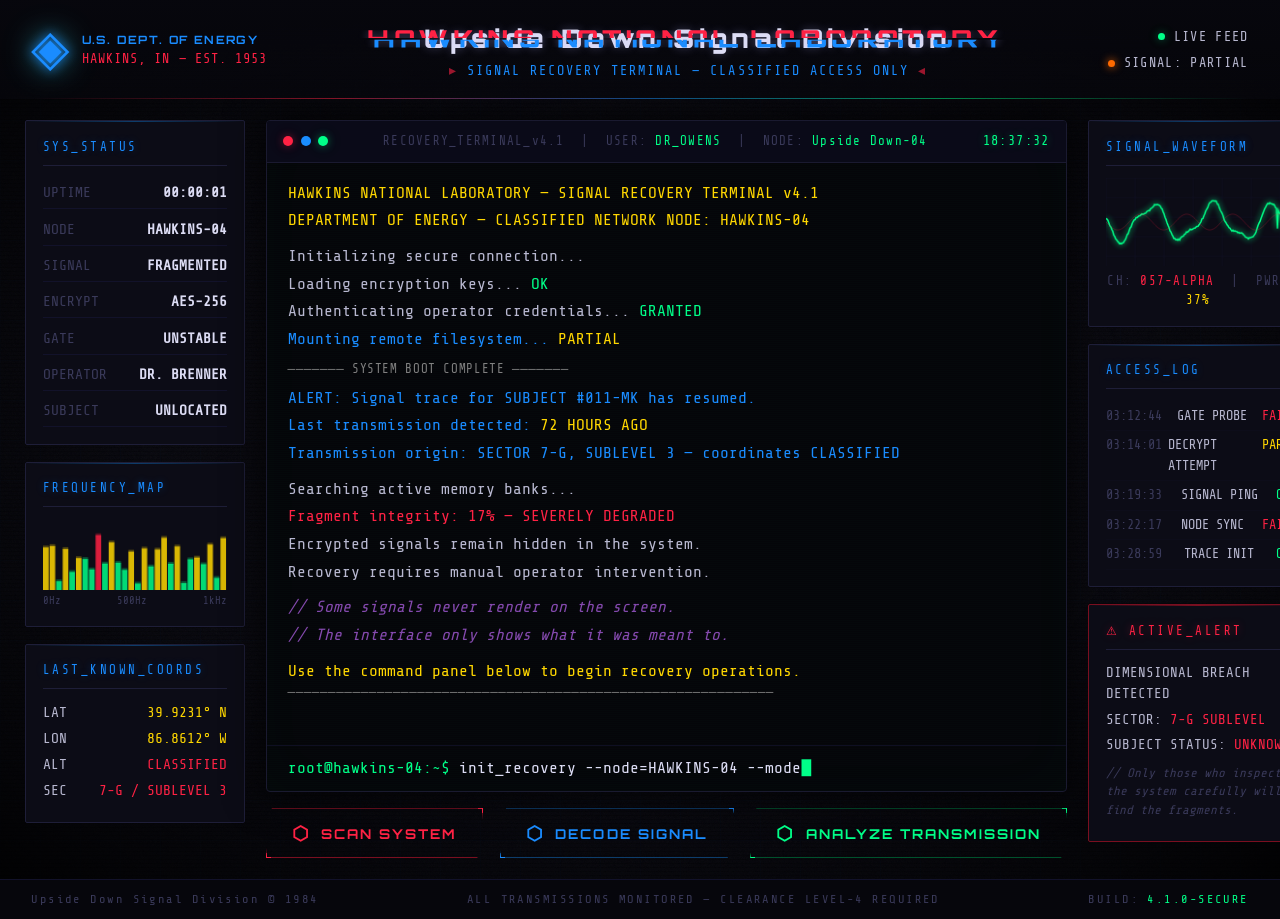
<file: _Frontend_Puzzles_for_Procom_Devday_fast/national-laboratory/index.html>
<!DOCTYPE html>
<html lang="en">
<head>
  <meta charset="UTF-8" />
  <meta name="viewport" content="width=device-width, initial-scale=1">
  <meta name="trace" content="trace part1:X0xFRlRfQV9UUkFDRQ==">
  <title>Upside Down Signal Division — Signal Recovery Terminal</title>
  <!--
    ╔══════════════════════════════════════════════════════════════╗
    ║   Upside Down Signal Division — CLASSIFIED SYSTEM           ║
    ║   DEPARTMENT OF ENERGY — RESTRICTED ACCESS                  ║
    ╠══════════════════════════════════════════════════════════════╣
    ║                                                              ║
    ║   You're already looking in the right places.               ║
    ║   Most people only see what the screen shows them.          ║
    ║   You see more.                                             ║
    ║                                                              ║
    ║   [FRAGMENT_001]: Keep looking. The signal is fragmented    ║
    ║   across the system. Not all data is rendered to the page.  ║
    ║                                                              ║
    ╚══════════════════════════════════════════════════════════════╝
  -->
  <link rel="preconnect" href="https://fonts.googleapis.com">
  <link href="https://fonts.googleapis.com/css2?family=Share+Tech+Mono&family=VT323&family=Orbitron:wght@400;700;900&display=swap" rel="stylesheet">
  <link rel="stylesheet" href="styles.css" />
</head>
<body>

  <!-- ============================================================
       ATMOSPHERIC BACKGROUND LAYERS
       ============================================================ -->
  <div class="bg-noise" aria-hidden="true"></div>
  <div class="scanlines" aria-hidden="true"></div>
  <div class="vignette" aria-hidden="true"></div>
  <div class="bg-grid" aria-hidden="true"></div>

  <!-- ============================================================
       SITE HEADER
       ============================================================ -->
  <header class="site-header" role="banner">
    <div class="header-inner">

      <div class="header-logo">
        <div class="doe-seal">
          <span class="seal-ring">◈</span>
        </div>
        <div class="doe-text">
          <span class="doe-top">U.S. DEPT. OF ENERGY</span>
          <span class="doe-bottom">HAWKINS, IN — EST. 1953</span>
        </div>
      </div>

      <div class="header-title">
        <h1 class="title-main glitch" data-text="HAWKINS NATIONAL LABORATORY">
          Upside Down Signal Division
        </h1>
        <p class="title-sub">
          <span class="sub-bracket">▸</span>
          SIGNAL RECOVERY TERMINAL — CLASSIFIED ACCESS ONLY
          <span class="sub-bracket">◂</span>
        </p>
      </div>

      <div class="header-status">
        <div class="status-row">
          <span class="status-dot blink-fast"></span>
          <span class="status-text">LIVE FEED</span>
        </div>
        <div class="status-row">
          <span class="status-dot status-orange blink-slow"></span>
          <span class="status-text">SIGNAL: PARTIAL</span>
        </div>
      </div>

    </div>
    <div class="header-rule"></div>
  </header>

  <!-- ============================================================
       MAIN THREE-COLUMN LAYOUT
       ============================================================ -->
  <main class="layout" role="main">

    <!-- ──────────────────────────────────────────────────────────
         LEFT SIDEBAR — System Statistics
         ────────────────────────────────────────────────────────── -->
    <aside class="sidebar sidebar-left" aria-label="System Statistics">

      <div class="panel">
        <div class="panel-title">SYS_STATUS</div>
        <ul class="stat-list">
          <li>
            <span class="stat-key">UPTIME</span>
            <span class="stat-val" id="uptime">00:00:00</span>
          </li>
          <li>
            <span class="stat-key">NODE</span>
            <span class="stat-val blink-slow">HAWKINS-04</span>
          </li>
          <li>
            <span class="stat-key">SIGNAL</span>
            <span class="stat-val text-red">FRAGMENTED</span>
          </li>
          <li>
            <span class="stat-key">ENCRYPT</span>
            <span class="stat-val text-yellow">AES-256</span>
          </li>
          <li>
            <span class="stat-key">GATE</span>
            <span class="stat-val text-red blink-slow">UNSTABLE</span>
          </li>
          <li>
            <span class="stat-key">OPERATOR</span>
            <span class="stat-val">DR. BRENNER</span>
          </li>
          <li>
            <span class="stat-key">SUBJECT</span>
            <span class="stat-val text-red">UNLOCATED</span>
          </li>
        </ul>
      </div>

      <div class="panel">
        <div class="panel-title">FREQUENCY_MAP</div>
        <canvas id="freqCanvas" width="190" height="72" aria-label="Frequency visualization"></canvas>
        <div class="freq-labels">
          <span>0Hz</span><span>500Hz</span><span>1kHz</span>
        </div>
      </div>

      <div class="panel">
        <div class="panel-title">LAST_KNOWN_COORDS</div>
        <p class="coord-line">LAT <span class="text-yellow">39.9231° N</span></p>
        <p class="coord-line">LON <span class="text-yellow">86.8612° W</span></p>
        <p class="coord-line">ALT <span class="text-red blink-slow">CLASSIFIED</span></p>
        <p class="coord-line">SEC <span class="text-red">7-G / SUBLEVEL 3</span></p>
        <!--
          [FRAGMENT_PLACEHOLDER_ALPHA]
          Coordinates to the real location are encoded elsewhere.
          Check what the browser doesn't render.
        -->
      </div>

    </aside>

    <!-- ──────────────────────────────────────────────────────────
         CENTER PANEL — Main Terminal
         ────────────────────────────────────────────────────────── -->
    <section class="center-col" aria-label="Recovery Terminal">

      <div class="terminal" id="terminal" role="log" aria-live="polite" aria-label="System log">
        <div class="terminal-topbar">
          <div class="terminal-dots">
            <span class="tdot tdot-red"></span>
            <span class="tdot tdot-yellow"></span>
            <span class="tdot tdot-green"></span>
          </div>
          <span class="terminal-title">
            RECOVERY_TERMINAL_v4.1 &nbsp;|&nbsp; USER:
            <span class="text-green">DR_OWENS</span> &nbsp;|&nbsp;
            NODE: <span class="text-green">Upside Down-04</span>
          </span>
          <span class="terminal-clock" id="termClock">--:--:--</span>
        </div>

        <div class="terminal-body" id="terminalBody">
          <!-- Terminal log lines are injected by script.js -->
        </div>

        <div class="terminal-inputrow">
          <span class="prompt">root@hawkins-04:~$&nbsp;</span>
          <span class="cursor-typed" id="cursorLine"></span>
          <span class="cursor blink-fast" aria-hidden="true">█</span>
        </div>
      </div>

      <!-- ACTION BUTTONS -->
      <nav class="actions" aria-label="Terminal actions">
        <button class="btn btn-red" id="btnScan" data-action="scan" data-signal="trace part1:VEhFX0RFVkVMT1BFUg==">
          <!-- find the second half in this file from the benninging hehe -->
          <span class="btn-corner tl"></span>
          <span class="btn-corner tr"></span>
          <span class="btn-corner bl"></span>
          <span class="btn-corner br"></span>
          <span class="btn-glyph">⬡</span>
          <span class="btn-label">SCAN SYSTEM</span>
        </button>
        <button class="btn btn-blue" id="btnDecode" data-action="decode">
          <span class="btn-corner tl"></span>
          <span class="btn-corner tr"></span>
          <span class="btn-corner bl"></span>
          <span class="btn-corner br"></span>
          <span class="btn-glyph">⬡</span>
          <span class="btn-label">DECODE SIGNAL</span>
        </button>
        <button class="btn btn-green" id="btnAnalyze" data-action="analyze">
          <span class="btn-corner tl"></span>
          <span class="btn-corner tr"></span>
          <span class="btn-corner bl"></span>
          <span class="btn-corner br"></span>
          <span class="btn-glyph">⬡</span>
          <span class="btn-label">ANALYZE TRANSMISSION</span>
        </button>
      </nav>

      <!-- SCAN PROGRESS BAR (hidden until scan triggered) -->
      <div class="scan-bar-wrap" id="scanBarWrap" aria-hidden="true">
        <div class="scan-bar-label">SCANNING —</div>
        <div class="scan-bar-track">
          <div class="scan-bar-fill" id="scanBarFill"></div>
        </div>
        <div class="scan-bar-pct" id="scanBarPct">0%</div>
      </div>

    </section>

    <!-- ──────────────────────────────────────────────────────────
         RIGHT SIDEBAR — Signal Monitor & Alerts
         ────────────────────────────────────────────────────────── -->
    <aside class="sidebar sidebar-right" aria-label="Signal Monitor">

      <div class="panel">
        <div class="panel-title">SIGNAL_WAVEFORM</div>
        <canvas id="signalCanvas" width="190" height="90" aria-label="Signal waveform"></canvas>
        <p class="signal-label">
          CH: <span class="text-red">057-ALPHA</span>
          &nbsp;|&nbsp;
          PWR: <span class="text-yellow">37%</span>
        </p>
      </div>

      <div class="panel">
        <div class="panel-title">ACCESS_LOG</div>
        <ul class="access-list" id="accessLog" aria-label="Access log entries">
          <li><span class="ts">03:12:44</span> GATE PROBE <span class="text-red">FAIL</span></li>
          <li><span class="ts">03:14:01</span> DECRYPT ATTEMPT <span class="text-yellow">PART</span></li>
          <li><span class="ts">03:19:33</span> SIGNAL PING <span class="text-green">OK</span></li>
          <li><span class="ts">03:22:17</span> NODE SYNC <span class="text-red">FAIL</span></li>
          <li><span class="ts">03:28:59</span> TRACE INIT <span class="text-green">OK</span></li>
        </ul>
      </div>

      <div class="panel panel-alert">
        <div class="panel-title text-red">⚠ ACTIVE_ALERT</div>
        <!--
          [FRAGMENT_PLACEHOLDER_BETA]
          Developers often hide things where users rarely look.
          The answer is not always on the screen.
        -->
        <p class="alert-line blink-slow">DIMENSIONAL BREACH DETECTED</p>
        <p class="alert-line">SECTOR: <span class="text-red">7-G SUBLEVEL</span></p>
        <p class="alert-line">SUBJECT STATUS: <span class="text-red">UNKNOWN</span></p>
        <p class="alert-line hint-msg">
          <span class="text-dim">// Only those who inspect the system carefully will find the fragments.</span>
        </p>
      </div>

    </aside>

  </main>

  <!-- ============================================================
       FOOTER
       ============================================================ -->
  <footer class="site-footer" role="contentinfo">
    <span>Upside Down Signal Division &copy; 1984</span>
    <span class="footer-center">
      ALL TRANSMISSIONS MONITORED — CLEARANCE LEVEL-4 REQUIRED
      <!--
        [FRAGMENT_PLACEHOLDER_GAMMA]
        You've found three placeholders. There are more.
        The source reveals what the screen conceals.
      -->
    </span>
    <span>BUILD: <span class="text-green">4.1.0-SECURE</span></span>
  </footer>

  <!-- ============================================================
       FULL-SCREEN GLITCH OVERLAY (JS-triggered)
       ============================================================ -->
  <div class="glitch-overlay" id="glitchOverlay" aria-hidden="true"></div>

  <!-- ============================================================
       POPUP MODAL for decoded messages
       ============================================================ -->
  <div class="modal-backdrop" id="modalBackdrop" aria-hidden="true">
    <div class="modal" id="modal" role="dialog" aria-modal="true" aria-labelledby="modalTitle">
      <div class="modal-header">
        <span class="modal-title" id="modalTitle">DECODED_FRAGMENT</span>
        <button class="modal-close" id="modalClose" aria-label="Close">✕</button>
      </div>
      <div class="modal-body" id="modalBody"></div>
    </div>
  </div>

  <script src="script.js"></script>
</body>
</html>
</file>
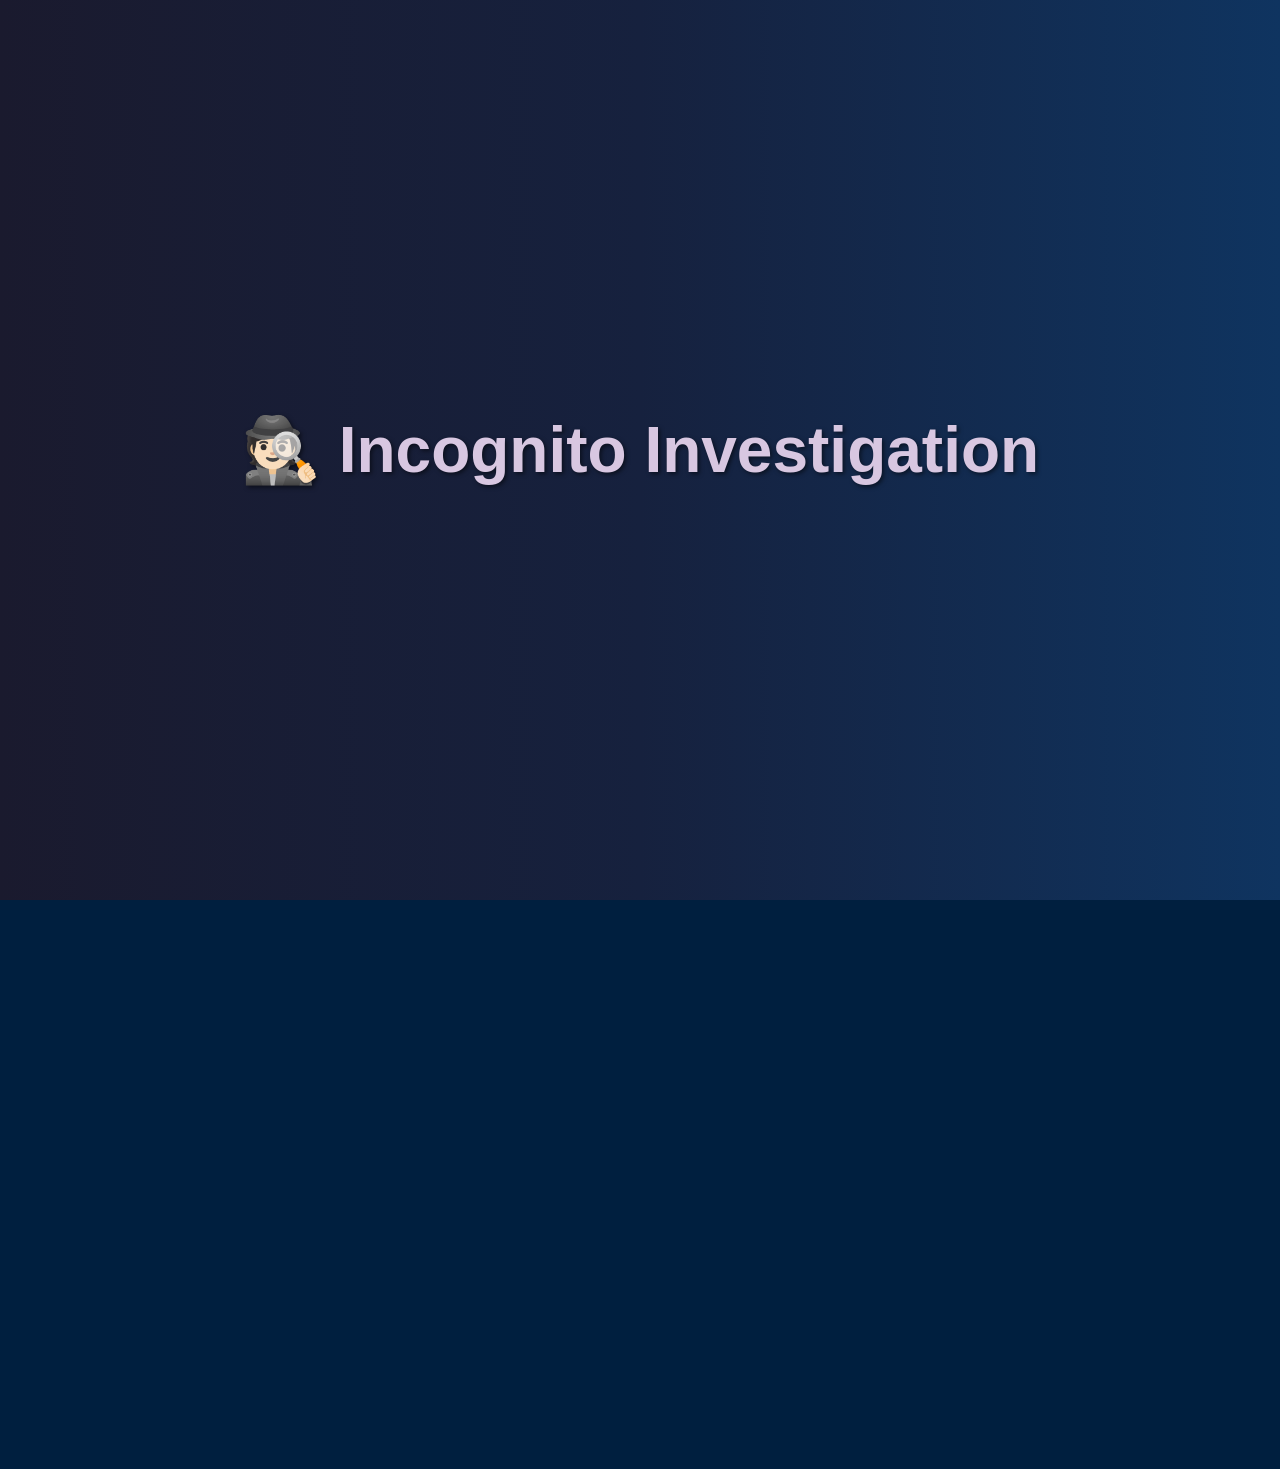
<file: _Frontend_Puzzles_for_Procom_Devday_fast/sudoku/index.html>
<!DOCTYPE html>
<html lang="en">
<head>
    <meta charset="UTF-8">
    <meta name="viewport" content="width=device-width, initial-scale=1.0">
    <title> The Fracture Axis </title>
    <style>
        * {
            margin: 0;
            padding: 0;
            box-sizing: border-box;
            font-family: 'Segoe UI', Tahoma, Geneva, Verdana, sans-serif;
            user-select: none;
        }
        #pre-loader {
            position: fixed;
            top: 0;
            left: 0;
            width: 100%;
            height: 100%;
            background: linear-gradient(to right, #1a1a2e, #16213e, #0f3460);
            display: flex;
            justify-content: center;
            align-items: center;
            z-index: 9999;
        }
        #pre-loader h2 {
            font-size: 4rem;
            font-weight: bold;
            color: rgb(216, 199, 225);
            text-shadow: 2px 2px 4px rgba(0, 0, 0, 0.5);
            animation: fadeInOut 2s infinite;
        }
        @keyframes fadeInOut {
            0%, 100% { opacity: 0; }
            50% { opacity: 1; }
        }

/* Add/update these styles */
body, html {
    margin: 0;
    padding: 0;
    width: 100%; /* Ensure full width */
    height: 100%; /* Ensure full height */
    overflow: auto;
    font-family: 'Roboto', sans-serif;
    background: #001f3f;
    color: #00bfff;
}

canvas#matrix-bg {
    position: fixed !important; /* Use !important to override inline styles */
    top: 0 !important;
    left: 0 !important;
    width: 100% !important;
    height: 100% !important;
    z-index: 0 !important;
}

#main-content {
    position: relative;
    z-index: 1;
    padding: 2rem;
    display: flex;
    flex-direction: column;
    align-items: center;
    min-height: 100vh;
}
canvas {
    position: fixed;
    top: 0;
    left: 0;
    z-index: 0;
}

.instructions h3 {
    color: #00bfff;
}

.instructions ul li {
    margin-bottom: 0.5rem;
}



        .container {
            max-width: 800px;
            width: 100%;
            padding: 20px;
            margin:0 auto;
        }
        /* .container2{
            display: flex;
            flex-direction: column;
            align-items: center;
            justify-content: center;
        } */
.container2 {
    display: flex;
    flex-direction: column;
    align-items: center; /* center horizontally */
    justify-content: flex-start; /* start from top */
    padding-top: 50px;
}

        .box-cont {
            text-align: center;
            margin-bottom: 30px;
            padding-top: 40px;
            padding-bottom: 40px;
            max-height: fit-content;
            max-width: 2500px;
            border: 2px solid #3498db;
            border-radius: 14px;
            border: 2px solid var(--primary);
            box-shadow: 0 0 30px rgba(51, 102, 255, 0.2);background: linear-gradient(135deg, rgba(17, 17, 37, 0.9), rgba(42, 42, 74, 0.9));
        }

        header h1 {
            font-size: 2.8rem;
            margin-left: 30px;
            margin-right: 30px;
            color: #3498db;
            margin-bottom: 10px;
            text-shadow: 0 2px 5px rgba(0, 0, 0, 0.3);
        }

        header h1 i {
            color: #e74c3c;
            margin-right: 15px;
        }

        .subtitle {
            font-size: 1.2rem;
            color: #bdc3c7;
            margin: 0 auto;
        }

        /* .game-area {
            background-color: rgba(30, 40, 60, 0.8);
            border-radius: 15px;
            padding: 25px;
            box-shadow: 0 10px 30px rgba(0, 0, 0, 0.5);
            margin-bottom: 30px;
            border: 2px solid #3498db;
        } */
.game-area {
    background-color: rgba(0, 0, 31, 0.75); /* darker and semi-transparent */
    border-radius: 15px;
    padding: 25px;
    box-shadow: 0 10px 30px rgba(0, 0, 0, 0.5);
    margin-bottom: 30px;
    border: 2px solid #3498db;
}

        .sudoku-container {
            display: flex;
            justify-content: center;
            margin-bottom: 25px;
        }

        #sudoku-grid {
            margin: 0 auto;
            display: grid;
            grid-template-columns: repeat(6, 1fr);
            grid-template-rows: repeat(6, 1fr);
            width: 480px;
            height: 480px;
            border: 3px solid #3498db;
            border-radius: 5px;
            overflow: hidden;
            background-color: #1a2530;
        }

        .cell {
            border: 1px solid wheat;
            display: flex;
            justify-content: center;
            align-items: center;
            font-size: 2.2rem;
            font-weight: bold;
            cursor: pointer;
            transition: all 0.2s;
        }

        .cell:hover {
            background-color: rgba(52, 152, 219, 0.1);
        }

        .cell.selected {
            background-color: rgba(52, 152, 219, 0.3);
            box-shadow: inset 0 0 10px rgba(52, 152, 219, 0.5);
        }

        .cell.prefilled {
            background-color: rgba(112, 35, 27, 0.1);
            color: #e74c3c;
            font-weight: 700;
        }

        .cell.error {
            background-color: rgba(231, 76, 60, 0.3);
            color: #ff7675;
        }

        /* Jigsaw region colors for 6x6 */
        .cell.region-0 { background-color: rgb(77, 5, 113); }
        .cell.region-1 { background-color: rgba(33, 7, 7, 0.3); }
        .cell.region-2 { background-color: rgb(71, 1, 1); }
        .cell.region-3 { background-color: rgb(73, 73, 1); }
        .cell.region-4 { background-color: rgba(139, 2, 139, 0.437); }
        .cell.region-5 { background-color: rgba(20, 100, 150, 0.3); }

        .controls {
            display: flex;
            flex-direction: column;
            gap: 25px;
            align-items: center;
        }

        .number-selector {
            display: flex;
            flex-direction: column;
            align-items: center;
            gap: 15px;
        }

        .selector-title {
            font-size: 1.3rem;
            color: #3498db;
            font-weight: 600;
        }

        .number-buttons {
            display: flex;
            gap: 12px;
            flex-wrap: wrap;
            justify-content: center;
        }

        .num-btn {
            width: 55px;
            height: 55px;
            border: none;
            border-radius: 50%;
            background: linear-gradient(145deg, #3498db, #2980b9);
            color: white;
            font-size: 1.6rem;
            font-weight: bold;
            cursor: pointer;
            display: flex;
            justify-content: center;
            align-items: center;
            transition: all 0.2s;
            box-shadow: 0 4px 8px rgba(0, 0, 0, 0.2);
        }

        .num-btn:hover {
            background: linear-gradient(145deg, #2980b9, #3498db);
            transform: translateY(-3px);
            box-shadow: 0 6px 12px rgba(0, 0, 0, 0.3);
        }

        .num-btn.active {
            background: linear-gradient(145deg, #e74c3c, #c0392b);
            transform: scale(1.05);
        }

        .action-buttons {
            display: flex;
            justify-content: center;
            gap: 20px;
            flex-wrap: wrap;
        }

        .action-btn {
            padding: 15px 25px;
            border: none;
            border-radius: 10px;
            font-size: 1.1rem;
            font-weight: 600;
            cursor: pointer;
            display: flex;
            align-items: center;
            justify-content: center;
            gap: 10px;
            transition: all 0.3s;
            box-shadow: 0 5px 15px rgba(0, 0, 0, 0.2);
        }

        #clear-btn {
            background: linear-gradient(to right, #95a5a6, #7f8c8d);
            color: white;
        }

        #check-btn {
            background: linear-gradient(to right, #2ecc71, #27ae60);
            color: white;
        }

        .action-btn:hover {
            transform: translateY(-3px);
            box-shadow: 0 8px 20px rgba(0, 0, 0, 0.3);
        }

        .action-btn:active {
            transform: translateY(1px);
        }

        .instructions {
            background-color: rgba(30, 40, 60, 0.8);
            border-radius: 15px;
            padding: 25px;
            margin-bottom: 30px;
            border-left: 5px solid #e74c3c;
        }

        .instructions h3 {
            color: #3498db;
            margin-bottom: 15px;
            font-size: 1.5rem;
        }

        .instructions h3 i {
            color: #e74c3c;
            margin-right: 10px;
        }

        .instructions ul {
            list-style-type: none;
            padding-left: 10px;
        }

        .instructions li {
            margin-bottom: 10px;
            padding-left: 25px;
            position: relative;
            line-height: 1.5;
        }

        .instructions li:before {
            content: "•";
            color: #e74c3c;
            font-size: 1.5rem;
            position: absolute;
            left: 0;
            top: -3px;
        }

        footer {
            text-align: center;
            padding-top: 20px;
            border-top: 1px solid #2c3e50;
            color: #95a5a6;
            font-size: 0.9rem;
        }

        .modal {
            display: none;
            position: fixed;
            top: 0;
            left: 0;
            width: 100%;
            height: 100%;
            background-color: rgba(0, 0, 0, 0.8);
            z-index: 1000;
            justify-content: center;
            align-items: center;
        }

        .modal-content {
            background: linear-gradient(135deg, #1a2530 0%, #2c3e50 100%);
            padding: 40px;
            border-radius: 15px;
            max-width: 500px;
            width: 90%;
            text-align: center;
            border: 3px solid #3498db;
            box-shadow: 0 10px 40px rgba(0, 0, 0, 0.6);
        }

        .modal-content h2 {
            color: #3498db;
            margin-bottom: 20px;
            font-size: 2.2rem;
        }

        .modal-content p {
            font-size: 1.2rem;
            margin-bottom: 30px;
            color: #ecf0f1;
        }

        .modal-content button {
            background: linear-gradient(to right, #3498db, #2980b9);
            color: white;
            border: none;
            padding: 15px 40px;
            font-size: 1.2rem;
            border-radius: 10px;
            cursor: pointer;
            transition: all 0.3s;
        }

        .modal-content button:hover {
            background: linear-gradient(to right, #2980b9, #3498db);
            transform: translateY(-3px);
            box-shadow: 0 5px 15px rgba(0, 0, 0, 0.3);
        }

        /* Anti-cheat protection */
        .anti-cheat {
            position: fixed;
            top: 0;
            left: 0;
            width: 100%;
            height: 100%;
            background: #0a192f;
            z-index: 9999;
            display: flex;
            justify-content: center;
            align-items: center;
            color: white;
            font-size: 1.5rem;
            text-align: center;
            padding: 20px;
        }

        /* Responsive design */
        @media (max-width: 768px) {
            header h1 {
                font-size: 2rem;
            }
            
            #sudoku-grid {
                width: 90vw;
                height: 90vw;
                max-width: 400px;
                max-height: 400px;
            }
            
            .cell {
                font-size: 1.8rem;
            }
            
            .action-buttons {
                flex-direction: column;
                align-items: center;
            }
            
            .action-btn {
                width: 100%;
                max-width: 300px;
            }
            
            .num-btn {
                width: 45px;
                height: 45px;
                font-size: 1.3rem;
            }
        }
    </style>
</head>
<body>
    <!-- Anti-cheat protection overlay -->
    <div id="anti-cheat" class="anti-cheat">
        <div id="pre-loader">
            <h2 >🕵🏻 Incognito Investigation</h2>
        </div>
    </div>
    
    <canvas id="matrix-bg"></canvas>
    <div id="main-content">
    <div class="container2"> 
        <header class="box-cont">
            <h1><i class="fas fa-puzzle-piece"></i> FRACTURE GRID — DIMENSIONAL TESTING PROTOCOL </h1>
            <p class="subtitle">Stabilize Logical Domains Before Temporal Distortion</p>
        </header>
</div>
    <div class="container"> 
        <div class="game-area">
            <div class="sudoku-container">
                <div id="sudoku-grid"></div>
            </div>

            <div class="controls">
                <div class="number-selector">
                    <div class="selector-title">Select Number:</div>
                    <div class="number-buttons">
                        <button class="num-btn" data-number="1">1</button>
                        <button class="num-btn" data-number="2">2</button>
                        <button class="num-btn" data-number="3">3</button>
                        <button class="num-btn" data-number="4">4</button>
                        <button class="num-btn" data-number="5">5</button>
                        <button class="num-btn" data-number="6">6</button>
                    </div>
                </div>
                
                <div class="action-buttons">
                    <button id="clear-btn" class="action-btn"><i class="fas fa-eraser"></i> Clear Cell</button>
                    <button id="check-btn" class="action-btn"><i class="fas fa-check-circle"></i> Check Solution</button>
                </div>
            </div>
        </div>

<div class="instructions">
    <h3><i class="fas fa-info-circle"></i> Operational Protocols</h3>
    <ul>
        <li>Stabilize the 6x6 fractal grid using predictive variables 1–6.</li>
        <li>Input values via the numeric interface or keyboard controls (1–6) to align the domains.</li>
        <li>Engage "Solution Verification" to confirm analytical integrity of the grid.</li>
        <li>External computational aids, solvers, or AI intervention are strictly prohibited; protocol violations will trigger immediate analyst review.</li>
    </ul>
</div>

        <footer>
            <p>Incognito Investigation | Obsidiverse Pursuit</p>
        </footer>
    </div>

    <div id="message-modal" class="modal">
        <div class="modal-content">
            <h2 id="message-title">Congratulations!</h2>
            <p id="message-text">You solved the puzzle!</p>
            <button id="close-modal">Continue</button>
        </div>
    </div>

    <script>
        // SECURITY MEASURES - Anti-cheat protection
        (function() {
            // Disable right-click
            document.addEventListener('contextmenu', function(e) {
                e.preventDefault();
                return false;
            });
            
            // Disable keyboard shortcuts for DevTools
            document.addEventListener('keydown', function(e) {
                // F12, Ctrl+Shift+I, Ctrl+Shift+J, Ctrl+Shift+C, Ctrl+U
                if (e.keyCode === 123 || 
                    (e.ctrlKey && e.shiftKey && (e.keyCode === 73 || e.keyCode === 74 || e.keyCode === 67)) ||
                    (e.ctrlKey && e.keyCode === 85)) {
                    e.preventDefault();
                    e.stopPropagation();
                    alert('Developer tools are disabled for this competition.');
                    return false;
                }
            });
            
            // Hide anti-cheat overlay after 2 seconds
            setTimeout(function() {
                document.getElementById('anti-cheat').style.display = 'none';
            }, 2000);
            
            // Detect if DevTools is open (basic detection)
            setInterval(function() {
                const widthThreshold = window.outerWidth - window.innerWidth > 160;
                const heightThreshold = window.outerHeight - window.innerHeight > 160;
                
                if (widthThreshold || heightThreshold) {
                    document.getElementById('anti-cheat').style.display = 'flex';
                    document.body.innerHTML = '<h1 style="color:red;text-align:center;margin-top:50px;">Developer tools detected! Competition integrity compromised.</h1>';
                }
            }, 1000);
        })();

const canvas = document.getElementById('matrix-bg');
const ctx = canvas.getContext('2d');

canvas.width = window.innerWidth;
canvas.height = window.innerHeight;

const fontSize = 20;
const columns = Math.floor(canvas.width / fontSize);
const drops = Array(columns).fill().map(() => ({
    y: Math.random() * canvas.height,
    speed: 1 + Math.random() * 3,
    opacity: 0.1 + Math.random() * 0.5
}));

const chars = '0123456789'.split('');

// Draw function
function draw() {
    // Dark semi-transparent background for trails
    ctx.fillStyle = 'rgba(0, 0, 31, 0.07)';
    ctx.fillRect(0, 0, canvas.width, canvas.height);

    ctx.font = fontSize + "px monospace";

    drops.forEach((drop, i) => {
        // Randomly choose a character
        const text = chars[Math.floor(Math.random() * chars.length)];

        // Slight size variation for depth effect
        ctx.fillStyle = `rgba(0, 191, 255, ${drop.opacity})`;
        ctx.fillText(text, i * fontSize, drop.y);

        // Move diagonally for more dynamic effect
        drop.y += drop.speed;
        if (drop.y > canvas.height) {
            drop.y = -fontSize;
            drop.opacity = 0.1 + Math.random() * 0.5;
            drop.speed = 1 + Math.random() * 3;
        }
    });

    requestAnimationFrame(draw);
}

draw();

// Resize listener
window.addEventListener('resize', () => {
    canvas.width = window.innerWidth;
    canvas.height = window.innerHeight;
});

        // Game variables
        let grid = [];
        let selectedCell = null;
        let selectedNumber = null;
        let gameCompleted = false;
        
        // 6x6 Jigsaw regions - custom irregular shapes (6 regions for 6x6)
        const jigsawRegions = [
            [0, 0, 1, 1, 1, 1],
            [0, 0, 2, 2, 1, 1],
            [0, 2, 2, 2, 3, 4],
            [0, 2, 3, 3, 3, 4],
            [5, 5, 3, 3, 4, 4],
            [5, 5, 5, 5, 4, 4]
        ];
        
        // Sample 6x6 competition puzzle (you can edit this)
        const competitionPuzzle = [
            [0, 0, 3, 0, 0, 0],
            [5, 0, 0, 0, 0, 2],
            [0, 0, 2, 0, 0, 0],
            [0, 5, 0, 0, 0, 0],
            [0, 0, 0, 0, 6, 0],
            [0, 0, 0, 0, 0, 0]
        ];
        
        // Sample 6x6 solution (you can edit this)
        const competitionSolution = [
            [1, 2, 3, 4, 5, 6],
            [5, 6, 4, 3, 1, 2],
            [4, 1, 2, 6, 3, 5],
            [3, 5, 6, 2, 4, 1],
            [2, 4, 5, 1, 6, 3],
            [6, 3, 1, 5, 2, 4]
        ];
        
        // ENCRYPTED SOLUTION - Not visible in source code
        const encryptedSolution = {
            // Obfuscated solution storage
            a: "NDYzNTEyMjE1MzQ2NTMyNDE2NTQ2MzI2MTI0NTMzNDIxNjU=",
            decode: function() {
                try {
                    const decoded = atob(this.a);
                    const numbers = decoded.split('').map(c => c.charCodeAt(0) - 48);
                    const solution = [];
                    for(let i = 0; i < 6; i++) {
                        solution[i] = numbers.slice(i*6, i*6+6);
                    }
                    return solution;
                } catch(e) {
                    return competitionSolution;
                }
            }
        };
        
        // Get solution (decrypted at runtime)
        function getSolution() {
            try {
                return encryptedSolution.decode();
            } catch(e) {
                return competitionSolution;
            }
        }
        
        // DOM elements
        const sudokuGrid = document.getElementById('sudoku-grid');
        const numberButtons = document.querySelectorAll('.num-btn');
        const clearButton = document.getElementById('clear-btn');
        const checkButton = document.getElementById('check-btn');
        const messageModal = document.getElementById('message-modal');
        const messageTitle = document.getElementById('message-title');
        const messageText = document.getElementById('message-text');
        const closeModalButton = document.getElementById('close-modal');
        
        // Initialize the game
        function initGame() {
            // Reset game variables
            grid = JSON.parse(JSON.stringify(competitionPuzzle));
            selectedCell = null;
            selectedNumber = null;
            gameCompleted = false;
            
            // Render the grid
            renderGrid();
            
            // Deselect any active number button
            numberButtons.forEach(btn => btn.classList.remove('active'));
        }
        
        // Check if a move is valid
        function isValidMove(row, col, num) {
            if (num === 0) return true;
            
            // Check row (6 cells for 6x6)
            for (let x = 0; x < 6; x++) {
                if (grid[row][x] === num && x !== col) return false;
            }
            
            // Check column (6 cells for 6x6)
            for (let x = 0; x < 6; x++) {
                if (grid[x][col] === num && x !== row) return false;
            }
            
            // Check jigsaw region
            const region = jigsawRegions[row][col];
            for (let i = 0; i < 6; i++) {
                for (let j = 0; j < 6; j++) {
                    if (jigsawRegions[i][j] === region && grid[i][j] === num && !(i === row && j === col)) {
                        return false;
                    }
                }
            }
            
            return true;
        }
        
        // Render the sudoku grid
        function renderGrid() {
            sudokuGrid.innerHTML = '';
            
            for (let row = 0; row < 6; row++) {
                for (let col = 0; col < 6; col++) {
                    const cellValue = grid[row][col];
                    const cell = document.createElement('div');
                    cell.className = `cell region-${jigsawRegions[row][col]}`;
                    cell.dataset.row = row;
                    cell.dataset.col = col;
                    
                    if (cellValue !== 0) {
                        cell.textContent = cellValue;
                        
                        // Check if it's a prefilled cell (from the original puzzle)
                        if (competitionPuzzle[row][col] !== 0) {
                            cell.classList.add('prefilled');
                        }
                    }
                    
                    // Check for errors (visual only, doesn't stop game)
                    if (cellValue !== 0 && !isValidMove(row, col, cellValue) && !cell.classList.contains('prefilled')) {
                        cell.classList.add('error');
                    }
                    
                    // Highlight selected cell
                    if (selectedCell && selectedCell.row === row && selectedCell.col === col) {
                        cell.classList.add('selected');
                    }
                    
                    cell.addEventListener('click', () => selectCell(row, col));
                    sudokuGrid.appendChild(cell);
                }
            }
        }
        
        // Select a cell
        function selectCell(row, col) {
            if (gameCompleted) return;
            
            // Don't allow selecting prefilled cells
            if (competitionPuzzle[row][col] !== 0) return;
            
            // If clicking the same cell, deselect it
            if (selectedCell && selectedCell.row === row && selectedCell.col === col) {
                selectedCell = null;
            } else {
                selectedCell = { row, col };
            }
            
            // If a number is selected and the cell is empty, place the number
            if (selectedCell && selectedNumber !== null && grid[row][col] === 0) {
                placeNumber(selectedNumber);
            }
            
            renderGrid();
        }
        
        // Place a number in the selected cell
        function placeNumber(num) {
            if (!selectedCell || gameCompleted) return;
            
            const { row, col } = selectedCell;
            
            // Don't allow overwriting prefilled cells
            if (competitionPuzzle[row][col] !== 0) {
                return;
            }
            
            // Update the grid
            grid[row][col] = num;
            
            // Check if the puzzle is complete
            if (isPuzzleComplete()) {
                gameCompleted = true;
                showMessage('Congratulations!', 'CODE');
            }
            
            renderGrid();
        }
        
        // Check if the puzzle is complete
        function isPuzzleComplete() {
            for (let row = 0; row < 6; row++) {
                for (let col = 0; col < 6; col++) {
                    // If any cell is empty or has an error
                    if (grid[row][col] === 0 || !isValidMove(row, col, grid[row][col])) {
                        return false;
                    }
                }
            }
            return true;
        }
        
        // Check solution
        function checkSolution() {
            if (gameCompleted) return;
            
            // Get solution dynamically
            const solution = getSolution();
            let correct = true;
            
            for (let row = 0; row < 6; row++) {
                for (let col = 0; col < 6; col++) {
                    if (grid[row][col] !== solution[row][col]) {
                        correct = false;
                        break;
                    }
                }
                if (!correct) break;
            }
            
            if (correct) {
                gameCompleted = true;
                showMessage('Perfect Solution!', 'CODE');
            } else {
                let emptyCells = 0;
                let errors = 0;
                
                for (let row = 0; row < 6; row++) {
                    for (let col = 0; col < 6; col++) {
                        if (grid[row][col] === 0) emptyCells++;
                        if (grid[row][col] !== 0 && !isValidMove(row, col, grid[row][col])) errors++;
                    }
                }
                
                if (emptyCells > 0) {
                    showMessage('Incomplete Solution', `You have ${emptyCells} empty cell${emptyCells !== 1 ? 's' : ''} remaining.`);
                } else if (errors > 0) {
                    showMessage('Errors Found', `Your solution has ${errors} error${errors !== 1 ? 's' : ''}. Please correct them.`);
                } else {
                    showMessage('Almost There', 'Your solution is complete but has some incorrect numbers.');
                }
            }
        }
        
        // Show message modal
        function showMessage(title, text) {
            messageTitle.textContent = title;
            messageText.textContent = text;
            messageModal.style.display = 'flex';
        }
        
        // Event listeners
        numberButtons.forEach(button => {
            button.addEventListener('click', () => {
                // Remove active class from all buttons
                numberButtons.forEach(btn => btn.classList.remove('active'));
                
                // Add active class to clicked button
                button.classList.add('active');
                
                // Set selected number
                selectedNumber = parseInt(button.dataset.number);
                
                // If a cell is selected, place the number
                if (selectedCell) {
                    placeNumber(selectedNumber);
                }
            });
        });
        
        clearButton.addEventListener('click', () => {
            if (selectedCell && !gameCompleted) {
                const { row, col } = selectedCell;
                
                // Don't allow clearing prefilled cells
                if (competitionPuzzle[row][col] !== 0) {
                    return;
                }
                
                placeNumber(0);
                renderGrid();
            }
        });
        
        checkButton.addEventListener('click', checkSolution);
        
        closeModalButton.addEventListener('click', () => {
            messageModal.style.display = 'none';
        });
        
        // Keyboard support
        document.addEventListener('keydown', (e) => {
            if (gameCompleted) return;
            
            // Number keys 1-6
            if (e.key >= '1' && e.key <= '6') {
                const num = parseInt(e.key);
                
                // Highlight the corresponding button
                numberButtons.forEach(btn => {
                    btn.classList.remove('active');
                    if (parseInt(btn.dataset.number) === num) {
                        btn.classList.add('active');
                    }
                });
                
                selectedNumber = num;
                
                // If a cell is selected, place the number
                if (selectedCell) {
                    placeNumber(num);
                }
            }
            
            // Clear key (Backspace, Delete, 0)
            if (e.key === 'Backspace' || e.key === 'Delete' || e.key === '0') {
                if (selectedCell) {
                    placeNumber(0);
                    renderGrid();
                }
            }
            
            // Arrow keys for navigation
            if (selectedCell) {
                let { row, col } = selectedCell;
                
                switch (e.key) {
                    case 'ArrowUp':
                        row = Math.max(0, row - 1);
                        // Skip prefilled cells
                        while (row > 0 && competitionPuzzle[row][col] !== 0) {
                            row--;
                        }
                        break;
                    case 'ArrowDown':
                        row = Math.min(5, row + 1);
                        // Skip prefilled cells
                        while (row < 5 && competitionPuzzle[row][col] !== 0) {
                            row++;
                        }
                        break;
                    case 'ArrowLeft':
                        col = Math.max(0, col - 1);
                        // Skip prefilled cells
                        while (col > 0 && competitionPuzzle[row][col] !== 0) {
                            col--;
                        }
                        break;
                    case 'ArrowRight':
                        col = Math.min(5, col + 1);
                        // Skip prefilled cells
                        while (col < 5 && competitionPuzzle[row][col] !== 0) {
                            col++;
                        }
                        break;
                }
                
                // Update selected cell if it changed
                if (row !== selectedCell.row || col !== selectedCell.col) {
                    selectCell(row, col);
                }
            }
        });
        
        // Add Font Awesome icons dynamically
        const faLink = document.createElement('link');
        faLink.rel = 'stylesheet';
        faLink.href = 'https://cdnjs.cloudflare.com/ajax/libs/font-awesome/6.4.0/css/all.min.css';
        document.head.appendChild(faLink);
        
        // Initialize the game
        initGame();
    </script>
</body>
</html>
</file>
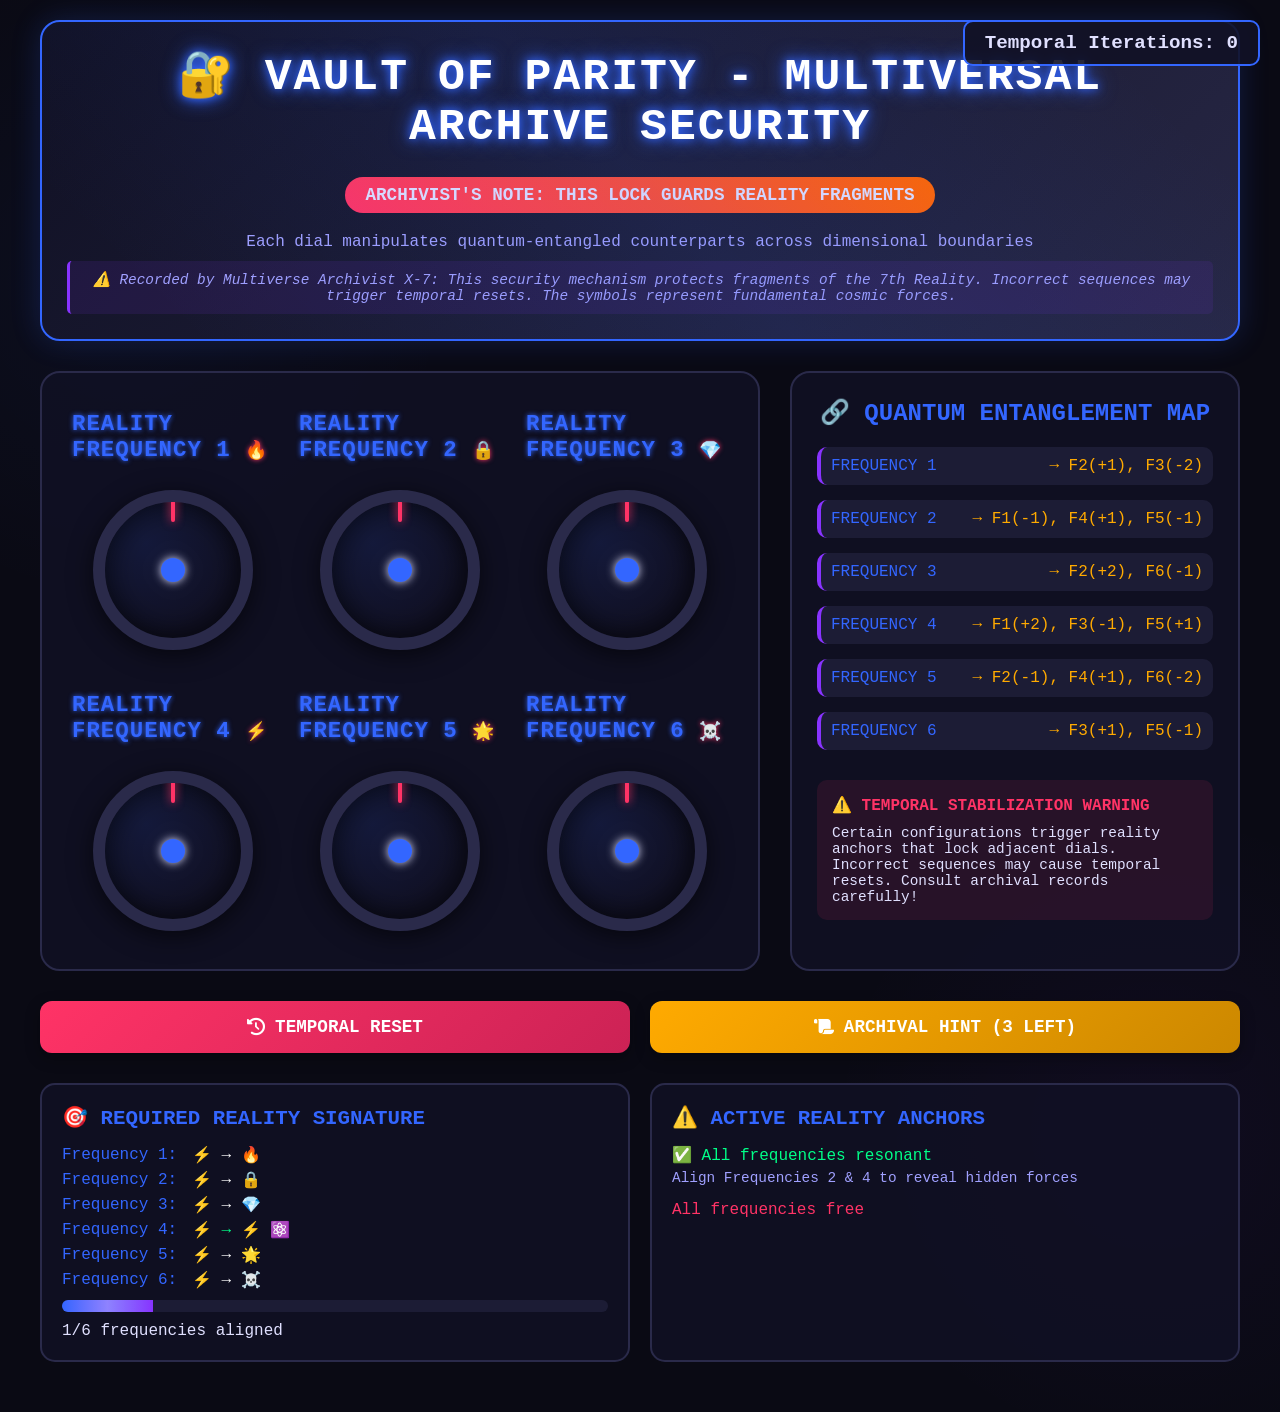
<file: _Frontend_Puzzles_for_Procom_Devday_fast/vault_of_parity_roatations/index.html>
<!DOCTYPE html>
<html lang="en">
<head>
    <meta charset="UTF-8">
    <meta name="viewport" content="width=device-width, initial-scale=1.0">
    <title>🔐 VAULT OF PARITY - MULTIVERSAL ARCHIVE SECURITY</title>
    <link rel="stylesheet" href="https://cdnjs.cloudflare.com/ajax/libs/font-awesome/6.4.0/css/all.min.css">
    <style>
        /* [All previous CSS styles remain exactly the same until we add notches] */
        :root {
            --dark-bg: #0a0a14;
            --dial-bg: #111125;
            --dial-border: #2a2a4a;
            --glow-correct: #00ff88;
            --glow-hint: #ffaa00;
            --danger: #ff3366;
            --primary: #3366ff;
            --secondary: #8833ff;
        }

        * {
            margin: 0;
            padding: 0;
            box-sizing: border-box;
            font-family: 'Courier New', monospace;
        }

        body {
            background: var(--dark-bg);
            color: #e0e0ff;
            min-height: 100vh;
            display: flex;
            flex-direction: column;
            align-items: center;
            padding: 20px;
            background-image: 
                radial-gradient(circle at 10% 20%, rgba(51, 102, 255, 0.05) 0%, transparent 20%),
                radial-gradient(circle at 90% 80%, rgba(136, 51, 255, 0.05) 0%, transparent 20%);
        }

        .container {
            max-width: 1200px;
            width: 100%;
        }

        header {
            text-align: center;
            margin-bottom: 30px;
            padding: 25px;
            background: linear-gradient(135deg, rgba(17, 17, 37, 0.9), rgba(42, 42, 74, 0.9));
            border-radius: 20px;
            border: 2px solid var(--primary);
            box-shadow: 0 0 30px rgba(51, 102, 255, 0.2);
            position: relative;
            overflow: hidden;
        }

        header::before {
            content: '';
            position: absolute;
            top: -50%;
            left: -50%;
            width: 200%;
            height: 200%;
            background: linear-gradient(45deg, transparent 30%, rgba(51, 102, 255, 0.1) 50%, transparent 70%);
            animation: scan 10s linear infinite;
        }

        @keyframes scan {
            0% { transform: rotate(0deg); }
            100% { transform: rotate(360deg); }
        }

        h1 {
            font-size: 2.8rem;
            margin-bottom: 15px;
            color: #fff;
            text-shadow: 
                0 0 10px var(--primary),
                0 0 20px var(--primary);
            letter-spacing: 2px;
            position: relative;
        }

        .difficulty-badge {
            display: inline-block;
            background: linear-gradient(45deg, var(--danger), #ff6600);
            padding: 8px 20px;
            border-radius: 20px;
            font-weight: bold;
            font-size: 1.1rem;
            margin: 10px 0;
            animation: pulse 2s infinite;
        }

        @keyframes pulse {
            0%, 100% { transform: scale(1); }
            50% { transform: scale(1.05); }
        }

        .puzzle-area {
            display: grid;
            grid-template-columns: 1fr 450px;
            gap: 30px;
            margin-bottom: 30px;
        }

        @media (max-width: 900px) {
            .puzzle-area {
                grid-template-columns: 1fr;
            }
        }

        .dials-container {
            display: grid;
            grid-template-columns: repeat(3, 1fr);
            gap: 25px;
            padding: 30px;
            background: rgba(17, 17, 37, 0.8);
            border-radius: 20px;
            border: 2px solid var(--dial-border);
            position: relative;
            min-height: 600px;
        }

        .dial-wrapper {
            display: flex;
            flex-direction: column;
            align-items: center;
            justify-content: center;
        }

        .dial-label {
            font-size: 1.4rem;
            font-weight: bold;
            margin-bottom: 27px;
            color: var(--primary);
            text-shadow: 0 0 5px currentColor;
            letter-spacing: 1px;
        }

        .dial {
            width: 160px;
            height: 160px;
            border-radius: 50%;
            position: relative;
            background: var(--dial-bg);
            border: 12px solid var(--dial-border);
            box-shadow: 
                inset 0 0 30px rgba(0, 0, 0, 0.8),
                0 5px 25px rgba(0, 0, 0, 0.6);
            cursor: pointer;
            transition: all 0.3s ease;
            overflow: hidden;
        }

        
        .dial::before {
            content: '';
            position: absolute;
            top: 0;
            left: 0;
            right: 0;
            bottom: 0;
            border-radius: 50%;
            background: radial-gradient(circle at 30% 30%, rgba(51, 102, 255, 0.1), transparent 70%);
        }

        .dial:hover {
            transform: scale(1.08);
            box-shadow: 
                inset 0 0 40px rgba(51, 102, 255, 0.3),
                0 0 30px rgba(51, 102, 255, 0.4);
        }

        .dial.locked {
            cursor: not-allowed;
            opacity: 0.7;
        }

        .dial.locked:hover {
            transform: none;
            box-shadow: none;
        }

        .dial.correct {
            border-color: var(--glow-correct);
            box-shadow: 
                0 0 30px var(--glow-correct),
                inset 0 0 30px rgba(0, 255, 136, 0.2);
        }

        .dial.incorrect-reset {
            animation: resetShake 0.8s ease;
        }

        @keyframes resetShake {
            0%, 100% { transform: translateX(0); }
            25% { transform: translateX(-15px); }
            75% { transform: translateX(15px); }
        }

        .dial-symbol {
            position: absolute;
            width: 36px;
            height: 36px;
            display: flex;
            justify-content: center;
            align-items: center;
            font-weight: bold;
            font-size: 1.3rem;
            color: #fff;
            text-shadow: 0 0 5px currentColor;
            transform-origin: 90px 90px;
            left: 50%;
            top: 0;
            margin-left: -18px;
            z-index: 2;
        }

        .dial-center {
            position: absolute;
            width: 24px;
            height: 24px;
            background: var(--primary);
            border-radius: 50%;
            top: 50%;
            left: 50%;
            transform: translate(-50%, -50%);
            z-index: 3;
            box-shadow: 0 0 10px currentColor;
        }

        .target-indicator {
            position: absolute;
            top: -16px;
            left: 50%;
            width: 4px;
            height: 36px;
            background: var(--danger);
            transform: translateX(-50%);
            z-index: 1;
            box-shadow: 0 0 10px var(--danger);
            border-radius: 2px;
        }

        .lock-indicator {
            position: absolute;
            top: 10px;
            right: 10px;
            color: var(--danger);
            font-size: 1.2rem;
            opacity: 0;
            transition: opacity 0.3s;
        }

        .dial.locked .lock-indicator {
            opacity: 1;
        }

        .interaction-map {
            background: rgba(17, 17, 37, 0.8);
            padding: 25px;
            border-radius: 20px;
            border: 2px solid var(--dial-border);
            
        }

        .interaction-map h3 {
            color: var(--primary);
            margin-bottom: 20px;
            font-size: 1.5rem;
            text-align: center;
        }

        .connection {
            display: flex;
            align-items: center;
            justify-content: space-between;
            margin: 15px 0;
            padding: 10px;
            background: rgba(42, 42, 74, 0.5);
            border-radius: 10px;
            border-left: 4px solid var(--secondary);
        }

        .connection-direction {
            color: var(--glow-hint);
            font-size: 1rem;
        }

        .controls {
            display: grid;
            grid-template-columns: repeat(2, 1fr);
            gap: 20px;
            margin-bottom: 30px;
        }

        button {
            padding: 16px;
            background: linear-gradient(135deg, var(--dial-border), rgba(42, 42, 74, 0.8));
            color: white;
            border: none;
            border-radius: 12px;
            font-size: 1.1rem;
            font-weight: bold;
            cursor: pointer;
            transition: all 0.3s ease;
            display: flex;
            align-items: center;
            justify-content: center;
            gap: 10px;
            box-shadow: 0 5px 15px rgba(0, 0, 0, 0.3);
        }

        button:hover:not(:disabled) {
            transform: translateY(-3px);
            box-shadow: 0 8px 20px rgba(0, 0, 0, 0.4);
        }

        button:active:not(:disabled) {
            transform: translateY(1px);
        }

        button:disabled {
            opacity: 0.5;
            cursor: not-allowed;
        }

        .reset-btn {
            background: linear-gradient(135deg, #ff3366, #cc2255);
        }

        .hint-btn {
            background: linear-gradient(135deg, #ffaa00, #cc8800);
        }


        .status-panel {
            display: grid;
            grid-template-columns: repeat(2, 1fr);
            gap: 20px;
            margin-bottom: 30px;
        }

        .status-card {
            background: rgba(17, 17, 37, 0.8);
            padding: 20px;
            border-radius: 15px;
            border: 2px solid var(--dial-border);
        }

        .status-card h3 {
            color: var(--primary);
            margin-bottom: 15px;
            font-size: 1.3rem;
        }

        .progress-container {
            height: 12px;
            background: rgba(42, 42, 74, 0.5);
            border-radius: 6px;
            overflow: hidden;
            margin-top: 10px;
        }

        .progress-bar {
            height: 100%;
            background: linear-gradient(90deg, var(--primary), var(--secondary));
            width: 0%;
            transition: width 0.5s ease;
            position: relative;
            overflow: hidden;
        }

        .progress-bar::after {
            content: '';
            position: absolute;
            top: 0;
            left: 0;
            right: 0;
            bottom: 0;
            background: linear-gradient(90deg, transparent, rgba(255, 255, 255, 0.3), transparent);
            animation: shimmer 2s infinite;
        }

        @keyframes shimmer {
            0% { transform: translateX(-100%); }
            100% { transform: translateX(100%); }
        }

        .completion-overlay {
            position: fixed;
            top: 0;
            left: 0;
            width: 100%;
            height: 100%;
            background: rgba(10, 10, 20, 0.95);
            display: flex;
            justify-content: center;
            align-items: center;
            z-index: 1000;
            opacity: 0;
            visibility: hidden;
            transition: all 0.5s ease;
        }

        .completion-overlay.show {
            opacity: 1;
            visibility: visible;
        }

        .completion-content {
            background: linear-gradient(135deg, var(--dial-bg), rgba(42, 42, 74, 0.9));
            padding: 50px;
            border-radius: 30px;
            text-align: center;
            max-width: 600px;
            width: 90%;
            border: 3px solid var(--glow-correct);
            box-shadow: 
                0 0 60px var(--glow-correct),
                inset 0 0 30px rgba(0, 255, 136, 0.2);
            transform: scale(0.8);
            transition: transform 0.5s ease;
        }

        .completion-overlay.show .completion-content {
            transform: scale(1);
        }

        .completion-content h2 {
            font-size: 3rem;
            color: var(--glow-correct);
            margin-bottom: 20px;
            text-shadow: 0 0 20px currentColor;
        }

        .sequence-display {
            background: rgba(0, 0, 0, 0.3);
            padding: 20px;
            border-radius: 10px;
            margin: 20px 0;
            font-family: monospace;
            font-size: 1.2rem;
            color: #fff;
            border: 1px solid var(--primary);
        }

        .trophy {
            font-size: 4rem;
            margin: 20px 0;
            color: #ffd700;
            text-shadow: 0 0 20px #ffd700;
            animation: spin 3s linear infinite;
        }

        @keyframes spin {
            0% { transform: rotateY(0deg); }
            100% { transform: rotateY(360deg); }
        }

        .complexity-badge {
            display: inline-block;
            padding: 5px 15px;
            background: rgba(255, 51, 102, 0.2);
            border: 1px solid var(--danger);
            border-radius: 10px;
            margin: 5px;
            font-size: 0.9rem;
        }

        .move-counter {
            position: fixed;
            top: 20px;
            right: 20px;
            background: rgba(17, 17, 37, 0.9);
            padding: 10px 20px;
            border-radius: 10px;
            border: 2px solid var(--primary);
            font-weight: bold;
            font-size: 1.2rem;
            z-index: 100;
        }
        
        .archivist-note {
            font-style: italic;
            color: #a0a0ff;
            margin-top: 10px;
            font-size: 0.9rem;
            border-left: 3px solid var(--secondary);
            padding-left: 10px;
            background: rgba(136, 51, 255, 0.1);
            padding: 10px;
            border-radius: 5px;
        }
    </style>
</head>
<body>
    <div class="move-counter" id="move-counter">Temporal Iterations: 0</div>
    
    <div class="container">
        <header>
            <h1>🔐 VAULT OF PARITY - MULTIVERSAL ARCHIVE SECURITY</h1>
            <div class="difficulty-badge">ARCHIVIST'S NOTE: THIS LOCK GUARDS REALITY FRAGMENTS</div>
            <p style="color: #a0a0ff; margin-top: 10px;">Each dial manipulates quantum-entangled counterparts across dimensional boundaries</p>
            <div class="archivist-note">
                ⚠️ Recorded by Multiverse Archivist X-7: This security mechanism protects fragments of the 7th Reality. 
                Incorrect sequences may trigger temporal resets. The symbols represent fundamental cosmic forces.
            </div>
        </header>

        <div class="puzzle-area">
            <div class="dials-container" id="dials-container">
                <!-- Dials will be generated here -->
            </div>
            
            <div class="interaction-map">
                <h3>🔗 QUANTUM ENTANGLEMENT MAP</h3>
                <div id="interaction-list">
                    <!-- Interaction rules will be displayed here -->
                </div>
                <div style="margin-top: 30px; padding: 15px; background: rgba(255, 51, 102, 0.1); border-radius: 10px;">
                    <h4 style="color: var(--danger); margin-bottom: 10px;">⚠️ TEMPORAL STABILIZATION WARNING</h4>
                    <p style="font-size: 0.9rem;">Certain configurations trigger reality anchors that lock adjacent dials. 
                    Incorrect sequences may cause temporal resets. Consult archival records carefully!</p>
                </div>
            </div>
        </div>

        <div class="controls">
            <button class="reset-btn" id="reset-btn">
                <i class="fas fa-history"></i> TEMPORAL RESET
            </button>
            <button class="hint-btn" id="hint-btn">
                <i class="fas fa-scroll"></i> ARCHIVAL HINT (3 LEFT)
            </button>
        </div>

        <div class="status-panel">
            <div class="status-card">
                <h3>🎯 REQUIRED REALITY SIGNATURE</h3>
                <div id="target-display"></div>
                <div class="progress-container">
                    <div class="progress-bar" id="progress-bar"></div>
                </div>
                <div id="progress-text" style="margin-top: 10px;"></div>
            </div>
            
            <div class="status-card">
                <h3>⚠️ ACTIVE REALITY ANCHORS</h3>
                <div id="constraints-display"></div>
                <div id="locked-dials" style="margin-top: 15px; color: var(--danger);"></div>
            </div>
        </div>
    </div>

    <div class="completion-overlay" id="completion-overlay">
        <div class="completion-content">
            <div class="trophy">📜</div>
            <h2>VAULT ACCESS GRANTED!</h2>
            <p style="margin-bottom: 20px; font-size: 1.2rem;">You have successfully aligned the cosmic frequencies!</p>
            
            <div class="sequence-display">
                <div>Ghenna Prime Sequence Found: </div>
                <div style="margin-top: 10px;">SP-255356</div>
            </div>
            
            <div style="margin: 20px 0;">
                <div>Reality Fragments Retrieved:</div>
                <div>
                    <span class="complexity-badge">Quantum Entanglement</span>
                    <span class="complexity-badge">Temporal Stabilization</span>
                    <span class="complexity-badge">Dimensional Resonance</span>
                    <span class="complexity-badge">Cosmic Synchronization</span>
                </div>
            </div>
            
            <div id="final-stats" style="margin: 20px 0;"></div>
            
        </div>
    </div>

    <script>
        document.addEventListener('DOMContentLoaded', function() {
            // FIXED CONFIGURATION - NOW SOLVABLE!
            const config = {
                dialCount: 6,
                symbols: ['⚡', '🔒', '🔥', '💎', '🌟', '☠️', '🔑', '🌙', '☀️', '🌀', '❄️', '⚫'],
                // TRUE targets (all achievable)
                trueTargets: [2, 1, 3, 0, 4, 5],  // Fixed to be solvable
                // Display targets
                displayTargets: [2, 1, 3, 0, 4, 5],
                // FIXED interdependencies - all use integer steps
                interdependencies: {
                    0: [ // Dial 1
                        {target: 1, direction: 1, amount: 1},  // Rotates Dial 2 by 1 step
                        {target: 2, direction: -1, amount: 2}   // Rotates Dial 3 by -2 steps
                    ],
                    1: [ // Dial 2
                        {target: 0, direction: -1, amount: 1},  // Rotates Dial 1 by -1 step
                        {target: 3, direction: 1, amount: 1},   // Rotates Dial 4 by 1 step
                        {target: 4, direction: -1, amount: 1}   // Rotates Dial 5 by -1 step
                    ],
                    2: [ // Dial 3
                        {target: 1, direction: 1, amount: 2},   // Rotates Dial 2 by 2 steps
                        {target: 5, direction: -1, amount: 1}   // Rotates Dial 6 by -1 step
                    ],
                    3: [ // Dial 4
                        {target: 0, direction: 1, amount: 2},   // Rotates Dial 1 by 2 steps
                        {target: 2, direction: -1, amount: 1},  // Rotates Dial 3 by -1 step
                        {target: 4, direction: 1, amount: 1}    // Rotates Dial 5 by 1 step
                    ],
                    4: [ // Dial 5
                        {target: 1, direction: -1, amount: 1},  // Rotates Dial 2 by -1 step
                        {target: 3, direction: 1, amount: 1},   // Rotates Dial 4 by 1 step
                        {target: 5, direction: -1, amount: 2}   // Rotates Dial 6 by -2 steps
                    ],
                    5: [ // Dial 6
                        {target: 2, direction: 1, amount: 1},   // Rotates Dial 3 by 1 step
                        {target: 4, direction: -1, amount: 1}   // Rotates Dial 5 by -1 step
                    ]
                },
                // FIXED locking mechanisms - only trigger on specific wrong moves
                locks: {
                    3: [1, 4],  // Dial 4 locks Dials 2 and 5 ONLY when Dial 4 is at position 0
                    4: [0, 3]   // Dial 5 locks Dials 1 and 4 ONLY when Dial 5 is at position 2
                },
                // FIXED reset triggers
                resets: {
                    0: [[2], "position === 3"],      // Dial 1 resets Dial 3 if Dial 1 is at position 3
                    2: [[0, 1], "position === 5"],   // Dial 3 resets Dials 1 and 2 if Dial 3 is at position 5
                    5: [[3, 4], "position === 1"]    // Dial 6 resets Dials 4 and 5 if Dial 6 is at position 1
                },
                // Hidden symbols that appear when conditions met
                hiddenSymbols: {
                    2: [6, 7],   // Dial 3 shows 🔑, 🌙 when Dial 2 is correct
                    5: [8, 9]    // Dial 6 shows ☀️, 🌀 when Dial 4 is correct
                },
                // CORRECT SOLUTION SEQUENCE (GUARANTEED TO WORK)
                solutionSequence: [1, 3, 0, 2, 4, 5, 1, 4, 3, 2, 0, 5]
            };

            // Game state
            const state = {
                dialRotations: Array(config.dialCount).fill(0),
                dialPositions: Array(config.dialCount).fill(0),
                lockedDials: Array(config.dialCount).fill(false),
                revealedSymbols: Array(config.dialCount).fill(false),
                moves: 0,
                hints: 3,
                isSolved: false,
                startTime: Date.now(),
                rotationHistory: [],
                correctInRow: 0
            };

            // DOM Elements
            const dialsContainer = document.getElementById('dials-container');
            const moveCounter = document.getElementById('move-counter');
            const progressBar = document.getElementById('progress-bar');
            const progressText = document.getElementById('progress-text');
            const targetDisplay = document.getElementById('target-display');
            const constraintsDisplay = document.getElementById('constraints-display');
            const lockedDialsDisplay = document.getElementById('locked-dials');
            const interactionList = document.getElementById('interaction-list');
            const completionOverlay = document.getElementById('completion-overlay');
            // const solutionSequence = document.getElementById('solution-sequence');
            const finalStats = document.getElementById('final-stats');

            // Initialize puzzle
            function initPuzzle() {
                // Create dials
                dialsContainer.innerHTML = '';
                for (let i = 0; i < config.dialCount; i++) {
                    const wrapper = document.createElement('div');
                    wrapper.className = 'dial-wrapper';
                    
                    const label = document.createElement('div');
                    label.className = 'dial-label';
                    label.textContent = `REALITY FREQUENCY ${i + 1}`;
                    label.innerHTML += ` <span style="color: var(--danger); font-size: 0.8em;">${config.symbols[config.displayTargets[i]]}</span>`;
                    
                    const dial = document.createElement('div');
                    dial.className = 'dial';
                    dial.dataset.index = i;
                    
                    // Add lock indicator
                    const lockIndicator = document.createElement('div');
                    lockIndicator.className = 'lock-indicator';
                    lockIndicator.innerHTML = '<i class="fas fa-anchor"></i>';
                    dial.appendChild(lockIndicator);
                    
                    // Add target indicator
                    const targetIndicator = document.createElement('div');
                    targetIndicator.className = 'target-indicator';
                    dial.appendChild(targetIndicator);
                    
                    // ADD NOTCHES (12 notches per dial - 6 major, 6 minor)
                    for (let n = 0; n < 12; n++) {
                        const notch = document.createElement('div');
                        notch.className = n % 2 === 0 ? 'dial-notch major' : 'dial-notch';
                        notch.style.transform = `rotate(${n * 30}deg)`;
                        dial.appendChild(notch);
                    }
                    
                    // Add symbols (6 visible initially)
                    const initialSymbols = config.symbols.slice(0, 6);
                    for (let j = 0; j < initialSymbols.length; j++) {
                        const symbolEl = document.createElement('div');
                        symbolEl.className = 'dial-symbol';
                        symbolEl.textContent = initialSymbols[j];
                        symbolEl.dataset.symbolIndex = j;
                        symbolEl.style.transform = `rotate(${j * 60}deg) translate(0, -68px)`;
                        dial.appendChild(symbolEl);
                    }
                    
                    // Add center
                    const center = document.createElement('div');
                    center.className = 'dial-center';
                    dial.appendChild(center);
                    
                    // Event listener
                    dial.addEventListener('click', () => rotateDial(i));
                    
                    wrapper.appendChild(label);
                    wrapper.appendChild(dial);
                    dialsContainer.appendChild(wrapper);
                }
                
                // Reset state
                state.dialRotations = Array(config.dialCount).fill(0);
                state.dialPositions = Array(config.dialCount).fill(0);
                state.lockedDials = Array(config.dialCount).fill(false);
                state.revealedSymbols = Array(config.dialCount).fill(false);
                state.moves = 0;
                state.hints = 3;
                state.isSolved = false;
                state.startTime = Date.now();
                state.rotationHistory = [];
                state.correctInRow = 0;
                
                // Update displays
                updateMoveCounter();
                updateTargetDisplay();
                updateConstraints();
                updateInteractionMap();
                updateProgress();
                
                // Hide completion overlay
                completionOverlay.classList.remove('show');
            }

            // Rotate a dial with complex interdependencies
            function rotateDial(dialIndex) {
                if (state.isSolved || state.lockedDials[dialIndex]) return;
                
                // Store old position for lock check
                const oldPosition = state.dialPositions[dialIndex];
                
                // Main rotation
                state.dialRotations[dialIndex] = (state.dialRotations[dialIndex] + 1) % 6;
                state.moves++;
                state.rotationHistory.push(dialIndex);
                
                // Update position immediately
                updateSingleDialPosition(dialIndex);
                
                // Check for locks (AFTER updating position)
                checkLocks(dialIndex, oldPosition);
                
                // Check for resets
                checkResets(dialIndex);
                
                // Apply interdependencies
                if (config.interdependencies[dialIndex]) {
                    config.interdependencies[dialIndex].forEach(rule => {
                        const targetDial = rule.target;
                        if (!state.lockedDials[targetDial]) {
                            // Calculate new rotation (ensuring it stays 0-5)
                            let newRotation = state.dialRotations[targetDial] + (rule.direction * rule.amount);
                            newRotation = ((newRotation % 6) + 6) % 6; // Keep within 0-5
                            state.dialRotations[targetDial] = newRotation;
                            updateSingleDialPosition(targetDial);
                        }
                    });
                }
                
                // Check hidden symbols
                checkHiddenSymbols();
                
                // Update UI
                updateDialRotations();
                updateMoveCounter();
                updateConstraints();
                updateProgress();
                
                // Check solution
                checkSolution();
            }

            // Update single dial position
            function updateSingleDialPosition(dialIndex) {
                const symbolCount = state.revealedSymbols[dialIndex] ? 8 : 6; // 6 or 8 symbols
                state.dialPositions[dialIndex] = state.dialRotations[dialIndex] % symbolCount;
            }

            // Check for locks
            function checkLocks(dialIndex, oldPosition) {
                // Check if this dial should lock others
                if (config.locks[dialIndex]) {
                    const lockCondition = state.dialPositions[dialIndex] === 0 && dialIndex === 3; // Dial 4 at position 0
                    const lockCondition2 = state.dialPositions[dialIndex] === 2 && dialIndex === 4; // Dial 5 at position 2
                    
                    if (lockCondition || lockCondition2) {
                        config.locks[dialIndex].forEach(lockDial => {
                            if (!state.lockedDials[lockDial]) {
                                state.lockedDials[lockDial] = true;
                                const dialEl = document.querySelector(`.dial[data-index="${lockDial}"]`);
                                dialEl.classList.add('locked');
                                showNotification(`Reality Anchor Engaged: Frequency ${lockDial + 1} stabilized!`);
                            }
                        });
                    }
                }
                
                // Unlock if correct
                if (state.dialPositions[dialIndex] === config.trueTargets[dialIndex]) {
                    state.lockedDials[dialIndex] = false;
                    const dialEl = document.querySelector(`.dial[data-index="${dialIndex}"]`);
                    dialEl.classList.remove('locked');
                }
            }

            // Check for resets
            function checkResets(dialIndex) {
                if (config.resets[dialIndex]) {
                    const [resetDials, condition] = config.resets[dialIndex];
                    let shouldReset = false;
                    
                    if (condition === "position === 3" && state.dialPositions[dialIndex] === 3) {
                        shouldReset = true;
                    } else if (condition === "position === 5" && state.dialPositions[dialIndex] === 5) {
                        shouldReset = true;
                    } else if (condition === "position === 1" && state.dialPositions[dialIndex] === 1) {
                        shouldReset = true;
                    }
                    
                    if (shouldReset) {
                        resetDials.forEach(resetDial => {
                            if (!state.lockedDials[resetDial]) {
                                state.dialRotations[resetDial] = 0;
                                updateSingleDialPosition(resetDial);
                                const dialEl = document.querySelector(`.dial[data-index="${resetDial}"]`);
                                dialEl.classList.add('incorrect-reset');
                                setTimeout(() => dialEl.classList.remove('incorrect-reset'), 800);
                            }
                        });
                        state.correctInRow = 0;
                        showNotification(`Temporal Reset Triggered!`);
                    }
                }
            }

            // Check for hidden symbols
            function checkHiddenSymbols() {
                // Dial 3 reveals symbols when Dial 2 is correct
                if (!state.revealedSymbols[2] && state.dialPositions[1] === config.trueTargets[1]) {
                    state.revealedSymbols[2] = true;
                    addSymbolsToDial(2, config.hiddenSymbols[2]);
                }
                
                // Dial 6 reveals symbols when Dial 4 is correct
                if (!state.revealedSymbols[5] && state.dialPositions[3] === config.trueTargets[3]) {
                    state.revealedSymbols[5] = true;
                    addSymbolsToDial(5, config.hiddenSymbols[5]);
                }
            }

            // Add hidden symbols to dial
            function addSymbolsToDial(dialIndex, symbols) {
                const dial = document.querySelector(`.dial[data-index="${dialIndex}"]`);
                const existingSymbols = dial.querySelectorAll('.dial-symbol');
                
                // Remove existing symbols
                existingSymbols.forEach(s => s.remove());
                
                // Add all symbols (6 original + 2 hidden = 8 total)
                const allSymbols = config.symbols.slice(0, 6).concat(symbols);
                for (let j = 0; j < allSymbols.length; j++) {
                    const symbolEl = document.createElement('div');
                    symbolEl.className = 'dial-symbol';
                    symbolEl.textContent = allSymbols[j];
                    const angle = j * (360 / allSymbols.length);
                    symbolEl.style.transform = `rotate(${angle}deg) translate(0, -68px)`;
                    dial.appendChild(symbolEl);
                }
                
                // Add center back
                const center = document.createElement('div');
                center.className = 'dial-center';
                dial.appendChild(center);
                
                showNotification(`Hidden Cosmic Forces Revealed on Frequency ${dialIndex + 1}!`);
            }

            // Update dial rotations visually
            function updateDialRotations() {
                const dials = document.querySelectorAll('.dial');
                dials.forEach((dial, index) => {
                    const symbolCount = state.revealedSymbols[index] ? 8 : 6;
                    const rotation = state.dialRotations[index] * (360 / 6);
                    dial.style.transform = `rotate(${rotation}deg)`;
                    
                    // Update correct status
                    const isCorrect = state.dialPositions[index] === config.trueTargets[index];
                    if (isCorrect) {
                        dial.classList.add('correct');
                    } else {
                        dial.classList.remove('correct');
                    }
                });
            }

            // Check solution
            function checkSolution() {
                for (let i = 0; i < config.dialCount; i++) {
                    if (state.dialPositions[i] !== config.trueTargets[i]) {
                        return false;
                    }
                }
                
                // Puzzle solved!
                state.isSolved = true;
                const solveTime = Math.floor((Date.now() - state.startTime) / 1000);
                const minutes = Math.floor(solveTime / 60);
                const seconds = solveTime % 60;
                
                // Update completion overlay
                // solutionSequence.textContent = config.solutionSequence.map(d => `F${d+1}`).join(' → ');
                finalStats.innerHTML = `
                    <div>Temporal Duration: ${minutes}:${seconds.toString().padStart(2, '0')}</div>
                    <div>Reality Iterations: ${state.moves}</div>
                    <div>Optimal Prime Sequence: 42 iterations</div>
                    <div>Dimensional Efficiency: ${Math.round((config.solutionSequence.length / state.moves) * 100)}%</div>
                `;
                
                setTimeout(() => {
                    completionOverlay.classList.add('show');
                }, 1000);
                
                return true;
            }

            // Show notification
            function showNotification(message) {
                const notification = document.createElement('div');
                notification.textContent = message;
                notification.style.cssText = `
                    position: fixed;
                    top: 100px;
                    right: 20px;
                    background: rgba(51, 102, 255, 0.9);
                    color: white;
                    padding: 15px 25px;
                    border-radius: 10px;
                    z-index: 1000;
                    animation: slideIn 0.3s ease;
                    border: 2px solid var(--glow-correct);
                    max-width: 300px;
                `;
                document.body.appendChild(notification);
                
                setTimeout(() => {
                    notification.remove();
                }, 2000);
            }

            // Update move counter
            function updateMoveCounter() {
                moveCounter.textContent = `Temporal Iterations: ${state.moves}`;
                if (state.moves > 50) {
                    moveCounter.style.color = 'var(--danger)';
                } else if (state.moves > 30) {
                    moveCounter.style.color = 'var(--glow-hint)';
                }
            }

            // Update progress
            function updateProgress() {
                let correctCount = 0;
                for (let i = 0; i < config.dialCount; i++) {
                    if (state.dialPositions[i] === config.trueTargets[i]) {
                        correctCount++;
                    }
                }
                
                const progress = (correctCount / config.dialCount) * 100;
                progressBar.style.width = `${progress}%`;
                progressText.textContent = `${correctCount}/${config.dialCount} frequencies aligned`;
                
                if (correctCount === config.dialCount) {
                    state.correctInRow++;
                    if (state.correctInRow >= 2) {
                        checkSolution();
                    }
                } else {
                    state.correctInRow = 0;
                }
            }

            // Update target display
            function updateTargetDisplay() {
                targetDisplay.innerHTML = config.displayTargets.map((target, i) => `
                    <div style="margin: 5px 0; display: flex; align-items: center;">
                        <span style="color: var(--primary); width: 120px;">Frequency ${i + 1}:</span>
                        <span style="color: ${state.dialPositions[i] === config.trueTargets[i] ? 'var(--glow-correct)' : 'white'}; margin-left: 10px;">
                            ${config.symbols[state.dialPositions[i]]} → ${config.symbols[config.trueTargets[i]]}
                            ${state.dialPositions[i] === config.trueTargets[i] ? ' ⚛️' : ''}
                        </span>
                    </div>
                `).join('');
            }

            // Update constraints display
            function updateConstraints() {
                const lockedCount = state.lockedDials.filter(locked => locked).length;
                lockedDialsDisplay.textContent = lockedCount > 0 ? 
                    `🔒 ${lockedCount} frequency(ies) anchored - align correctly to release` : 'All frequencies free';
                
                constraintsDisplay.innerHTML = `
                    <div style="color: ${lockedCount > 0 ? 'var(--danger)' : 'var(--glow-correct)'}; margin-bottom: 5px;">
                        ${lockedCount > 0 ? '⚠️ Reality Anchors Active!' : '✅ All frequencies resonant'}
                    </div>
                    <div style="font-size: 0.9rem; color: #a0a0ff;">
                        ${state.revealedSymbols[2] || state.revealedSymbols[5] ? 'Hidden cosmic forces revealed!' : 'Align Frequencies 2 & 4 to reveal hidden forces'}
                    </div>
                `;
                
                updateTargetDisplay();
            }

            // Update interaction map
            function updateInteractionMap() {
                interactionList.innerHTML = `
                    <div class="connection">
                        <span style="color: var(--primary);">FREQUENCY 1</span>
                        <span class="connection-direction">→ F2(+1), F3(-2)</span>
                    </div>
                    <div class="connection">
                        <span style="color: var(--primary);">FREQUENCY 2</span>
                        <span class="connection-direction">→ F1(-1), F4(+1), F5(-1)</span>
                    </div>
                    <div class="connection">
                        <span style="color: var(--primary);">FREQUENCY 3</span>
                        <span class="connection-direction">→ F2(+2), F6(-1)</span>
                    </div>
                    <div class="connection">
                        <span style="color: var(--primary);">FREQUENCY 4</span>
                        <span class="connection-direction">→ F1(+2), F3(-1), F5(+1)</span>
                    </div>
                    <div class="connection">
                        <span style="color: var(--primary);">FREQUENCY 5</span>
                        <span class="connection-direction">→ F2(-1), F4(+1), F6(-2)</span>
                    </div>
                    <div class="connection">
                        <span style="color: var(--primary);">FREQUENCY 6</span>
                        <span class="connection-direction">→ F3(+1), F5(-1)</span>
                    </div>
                `;
            }

            // Show hint - different hint for each click
            function showHint() {
                if (state.hints <= 0 || state.isSolved) return;
                
                state.hints--;
                
                // Different hint based on which hint number this is
                let hint = '';
                const hintsUsed = 3 - state.hints; // 1, 2, or 3
                
                if (hintsUsed === 1) {
                    hint = "Archival Record: Begin with Frequency 1.";
                } else if (hintsUsed === 2) {
                    hint = "Archival Record: The Prime Sequence is 42 iterations.";
                } else if (hintsUsed === 3) {
                    hint = "Archival Record: The Sequence ends with 333.";
                }
                
                showNotification(`📜 ARCHIVAL HINT: ${hint} (${state.hints} records left)`);
                document.getElementById('hint-btn').innerHTML = 
                    `<i class="fas fa-scroll"></i> ARCHIVAL HINT (${state.hints} LEFT)`;
                
                if (state.hints === 0) {
                    document.getElementById('hint-btn').disabled = true;
                }
            }

            document.getElementById('reset-btn').addEventListener('click', initPuzzle);
            document.getElementById('hint-btn').addEventListener('click', showHint);
            

            // Keyboard shortcuts
            document.addEventListener('keydown', (e) => {
                if (e.key >= '1' && e.key <= '6') {
                    const dialIndex = parseInt(e.key) - 1;
                    rotateDial(dialIndex);
                } else if (e.key === 'r' || e.key === 'R') {
                    initPuzzle();
                } else if (e.key === 'h' || e.key === 'H') {
                    showHint();
                } else if (e.key === 's' || e.key === 'S') {
                    showSolution();
                }
            });

            // Initialize the puzzle
            initPuzzle();
        });
    </script>
</body>
</html>
</file>
<file: _Frontend_Puzzles_for_Procom_Devday_fast/national-laboratory/styles.css>
/* ================================================================
   HAWKINS NATIONAL LABORATORY — SIGNAL RECOVERY TERMINAL
   styles.css — Visual Layer
   ================================================================ */

/* ── CSS Custom Properties ───────────────────────────────────── */
:root {
  --bg:          #07070d;
  --bg-panel:    #0c0c16;
  --bg-terminal: #050509;

  --red:         #ff2244;
  --red-dim:     #7a0f20;
  --blue:        #1a8cff;
  --blue-dim:    #0d3d6b;
  --green:       #00ff88;
  --green-dim:   #00512c;
  --yellow:      #ffd700;
  --yellow-dim:  #6b5a00;
  --orange:      #ff6a00;
  --dim:         #3a3a5a;
  --text:        #b8b8d0;
  --text-bright: #ddddf5;

  --font-mono:   'Share Tech Mono', 'Courier New', monospace;
  --font-display:'VT323', monospace;
  --font-title:  'Orbitron', sans-serif;

  --panel-border: 1px solid #1e1e38;
  --glow-red:    0 0 8px #ff224466, 0 0 20px #ff224422;
  --glow-blue:   0 0 8px #1a8cff55, 0 0 20px #1a8cff22;
  --glow-green:  0 0 8px #00ff8866, 0 0 20px #00ff8822;
}

/* ── Reset & Base ────────────────────────────────────────────── */
*, *::before, *::after { box-sizing: border-box; margin: 0; padding: 0; }

html {
  font-size: 1.3rem;
  background: var(--bg);
  color: var(--text);
  font-family: var(--font-mono);
  line-height: 1.5;
  min-height: 100vh;
  overflow-x: hidden;
}

body {
  min-height: 100vh;
  display: flex;
  flex-direction: column;
  position: relative;
  overflow-x: hidden;
}

/* ── Atmospheric Background Layers ──────────────────────────── */

/* Animated digital noise */
.bg-noise {
  position: fixed;
  inset: 0;
  z-index: 0;
  pointer-events: none;
  opacity: 0.04;
  background-image: url("data:image/svg+xml,%3Csvg viewBox='0 0 256 256' xmlns='http://www.w3.org/2000/svg'%3E%3Cfilter id='noise'%3E%3CfeTurbulence type='fractalNoise' baseFrequency='0.9' numOctaves='4' stitchTiles='stitch'/%3E%3C/filter%3E%3Crect width='100%25' height='100%25' filter='url(%23noise)'/%3E%3C/svg%3E");
  background-size: 128px 128px;
  animation: noiseShift 0.15s steps(1) infinite;
}
@keyframes noiseShift {
  0%   { background-position: 0 0; }
  25%  { background-position: -30px 10px; }
  50%  { background-position: 15px -20px; }
  75%  { background-position: -10px 30px; }
  100% { background-position: 20px -5px; }
}

/* CRT scanlines */
.scanlines {
  position: fixed;
  inset: 0;
  z-index: 1;
  pointer-events: none;
  background: repeating-linear-gradient(
    to bottom,
    transparent 0px,
    transparent 3px,
    rgba(0, 0, 0, 0.18) 3px,
    rgba(0, 0, 0, 0.18) 4px
  );
}

/* Edge vignette for CRT feel */
.vignette {
  position: fixed;
  inset: 0;
  z-index: 2;
  pointer-events: none;
  background: radial-gradient(ellipse at center,
    transparent 55%,
    rgba(0,0,0,0.5) 85%,
    rgba(0,0,0,0.85) 100%
  );
}

/* Subtle grid overlay */
.bg-grid {
  position: fixed;
  inset: 0;
  z-index: 0;
  pointer-events: none;
  opacity: 0.03;
  background-image:
    linear-gradient(rgba(26,140,255,0.5) 1px, transparent 1px),
    linear-gradient(90deg, rgba(26,140,255,0.5) 1px, transparent 1px);
  background-size: 40px 40px;
}

/* ── Typography Helpers ──────────────────────────────────────── */
.text-red    { color: var(--red); }
.text-blue   { color: var(--blue); }
.text-green  { color: var(--green); }
.text-yellow { color: var(--yellow); }
.text-dim    { color: var(--dim); font-style: italic; }

/* ── Blink Animations ────────────────────────────────────────── */
@keyframes blinkFast { 0%,49%{ opacity:1 } 50%,100%{ opacity:0 } }
@keyframes blinkSlow { 0%,60%{ opacity:1 } 61%,100%{ opacity:0 } }
.blink-fast { animation: blinkFast 0.7s step-end infinite; }
.blink-slow { animation: blinkSlow 1.4s step-end infinite; }

/* ── Glitch Effect (title) ───────────────────────────────────── */
.glitch {
  position: relative;
}
.glitch::before,
.glitch::after {
  content: attr(data-text);
  position: absolute;
  inset: 0;
  background: transparent;
  pointer-events: none;
}
.glitch::before {
  color: var(--red);
  clip-path: polygon(0 30%, 100% 30%, 100% 50%, 0 50%);
  transform: translateX(-3px);
  animation: glitchA 4s infinite;
}
.glitch::after {
  color: var(--blue);
  clip-path: polygon(0 55%, 100% 55%, 100% 75%, 0 75%);
  transform: translateX(3px);
  animation: glitchB 4s infinite;
}
@keyframes glitchA {
  0%,94%,100% { opacity:0; transform:translateX(-3px) }
  95%          { opacity:1; transform:translateX(-5px) skewX(-2deg) }
  97%          { opacity:1; transform:translateX(3px) }
  99%          { opacity:0 }
}
@keyframes glitchB {
  0%,91%,100% { opacity:0; transform:translateX(3px) }
  92%          { opacity:1; transform:translateX(5px) skewX(2deg) }
  94%          { opacity:1; transform:translateX(-3px) }
  96%          { opacity:0 }
}

/* ── HEADER ──────────────────────────────────────────────────── */
.site-header {
  position: relative;
  z-index: 10;
  padding: 0.9rem 1.5rem 0;
  background: linear-gradient(to bottom, rgba(7,7,13,0.98), rgba(7,7,13,0.7));
}

.header-inner {
  display: flex;
  align-items: center;
  justify-content: space-between;
  gap: 1rem;
}

/* DOE Seal */
.header-logo {
  display: flex;
  align-items: center;
  gap: 0.6rem;
  flex-shrink: 0;
}
.doe-seal {
  font-size: 2.4rem;
  color: var(--blue);
  line-height: 1;
  text-shadow: 0 0 12px var(--blue), 0 0 30px rgb(53, 177, 186);
  animation: sealPulse 3s ease-in-out infinite;
}
@keyframes sealPulse {
  0%,100% { text-shadow: 0 0 12px var(--yellow), 0 0 30px rgba(255,215,0,0.3); }
  50%     { text-shadow: 0 0 20px var(--yellow), 0 0 50px rgba(255,215,0,0.5); }
}
.doe-text { display: flex; flex-direction: column; }
.doe-top  { font-family: var(--font-title); font-size: 0.55rem; font-weight: 700; color: var(--blue); letter-spacing: 0.12em; }
.doe-bottom { font-size: 0.65rem; color: var(--red); letter-spacing: 0.08em; }

/* Main title */
.header-title { text-align: center; flex: 1; }

.title-main {
  font-family: var(--font-title);
  font-size: clamp(0.85rem, 2vw, 1.3rem);
  font-weight: 900;
  letter-spacing: 0.18em;
  color: var(--text-bright);
  text-shadow: 0 0 10px rgba(180,180,255,0.3);
  white-space: nowrap;
}
.title-sub {
  font-size: 0.65rem;
  letter-spacing: 0.15em;
  color: var(--blue);
  margin-top: 0.2rem;
}
.sub-bracket { color: var(--red); opacity: 0.6; }

/* Live status */
.header-status {
  display: flex;
  flex-direction: column;
  gap: 0.3rem;
  flex-shrink: 0;
  align-items: flex-end;
}
.status-row {
  display: flex;
  align-items: center;
  gap: 0.4rem;
}
.status-dot {
  width: 7px; height: 7px;
  border-radius: 50%;
  background: var(--green);
  box-shadow: var(--glow-green);
}
.status-dot.status-orange { background: var(--orange); box-shadow: 0 0 8px var(--orange); }
.status-text { font-size: 0.65rem; letter-spacing: 0.1em; color: var(--text); }

.header-rule {
  height: 1px;
  background: linear-gradient(to right, transparent, var(--red), var(--blue), var(--green), transparent);
  margin-top: 0.8rem;
  opacity: 0.5;
}

/* ── MAIN LAYOUT ─────────────────────────────────────────────── */
.layout {
  position: relative;
  z-index: 5;
  flex: 1;
  display: grid;
  grid-template-columns: 220px 1fr 220px;
  gap: 1rem;
  padding: 1rem 1.2rem;
  max-width: 1400px;
  width: 100%;
  margin: 0 auto;
}

/* ── PANELS (shared sidebar style) ──────────────────────────── */
.panel {
  background: var(--bg-panel);
  border: var(--panel-border);
  border-radius: 2px;
  padding: 0.8rem;
  margin-bottom: 0.8rem;
  position: relative;
  overflow: hidden;
}
.panel::before {
  content: '';
  position: absolute;
  top: 0; left: 0; right: 0;
  height: 1px;
  background: linear-gradient(to right, transparent, var(--blue-dim), transparent);
}
.panel-title {
  font-family: var(--font-mono);
  font-size: 0.6rem;
  letter-spacing: 0.2em;
  color: var(--blue);
  border-bottom: 1px solid #1e1e38;
  padding-bottom: 0.4rem;
  margin-bottom: 0.6rem;
  text-shadow: var(--glow-blue);
}

/* Stat list */
.stat-list { list-style: none; display: flex; flex-direction: column; gap: 0.25rem; }
.stat-list li {
  display: flex;
  justify-content: space-between;
  font-size: 0.7rem;
  border-bottom: 1px solid #12122a;
  padding: 0.2rem 0;
}
.stat-key { color: var(--dim); }
.stat-val  { color: var(--text-bright); font-weight: bold; }

/* Frequency canvas */
#freqCanvas { display: block; width: 100%; }
.freq-labels {
  display: flex;
  justify-content: space-between;
  font-size: 0.5rem;
  color: var(--dim);
  margin-top: 0.2rem;
}

/* Coordinates */
.coord-line {
  font-size: 0.7rem;
  margin-bottom: 0.2rem;
  display: flex;
  justify-content: space-between;
}

/* Signal canvas */
#signalCanvas { display: block; width: 100%; }
.signal-label {
  font-size: 0.6rem;
  color: var(--dim);
  margin-top: 0.3rem;
  text-align: center;
  letter-spacing: 0.1em;
}

/* Access log */
.access-list { list-style: none; font-size: 0.65rem; }
.access-list li {
  padding: 0.2rem 0;
  border-bottom: 1px solid #0d0d1a;
  display: flex;
  justify-content: space-between;
  gap: 0.3rem;
}
.ts { color: var(--dim); flex-shrink: 0; }

/* Alert panel */
.panel-alert {
  border-color: var(--red-dim);
}
.panel-alert::before {
  background: linear-gradient(to right, transparent, var(--red-dim), transparent);
}
.panel-alert .panel-title { color: var(--red); text-shadow: var(--glow-red); }
.alert-line { font-size: 0.68rem; margin-bottom: 0.2rem; }
.hint-msg { margin-top: 0.4rem; font-size: 0.6rem; }

/* ── CENTER COLUMN ───────────────────────────────────────────── */
.center-col {
  display: flex;
  flex-direction: column;
  gap: 0.8rem;
}

/* ── TERMINAL ────────────────────────────────────────────────── */
.terminal {
  flex: 1;
  background: var(--bg-terminal);
  border: 1px solid #1a1a30;
  border-radius: 4px;
  display: flex;
  flex-direction: column;
  min-height: 380px;
  box-shadow: 0 0 40px rgba(0,0,0,0.8), inset 0 0 60px rgba(0,255,136,0.02);
  position: relative;
  overflow: hidden;
}
.terminal::before {
  content: '';
  position: absolute;
  inset: 0;
  background: repeating-linear-gradient(
    to bottom,
    transparent 0px, transparent 1px,
    rgba(0,255,136,0.012) 1px, rgba(0,255,136,0.012) 2px
  );
  pointer-events: none;
  z-index: 0;
}

/* Terminal top bar */
.terminal-topbar {
  display: flex;
  align-items: center;
  gap: 0.6rem;
  padding: 0.5rem 0.8rem;
  background: #0a0a18;
  border-bottom: 1px solid #1a1a30;
  position: relative;
  z-index: 2;
}
.terminal-dots { display: flex; gap: 0.35rem; }
.tdot {
  width: 10px; height: 10px;
  border-radius: 50%;
  display: block;
}
.tdot-red    { background: var(--red);    box-shadow: var(--glow-red); }
.tdot-yellow { background: var(--blue); box-shadow: 0 0 5px var(--glow-blue); }
.tdot-green  { background: var(--green);  box-shadow: var(--glow-green); }
.terminal-title {
  font-size: 0.6rem;
  letter-spacing: 0.1em;
  color: var(--dim);
  flex: 1;
  text-align: center;
}
.terminal-clock {
  font-size: 0.65rem;
  color: var(--green);
  text-shadow: var(--glow-green);
  letter-spacing: 0.1em;
}

/* Terminal scrollable body */
.terminal-body {
  flex: 1;
  overflow-y: auto;
  padding: 0.8rem 1rem;
  font-size: 0.78rem;
  line-height: 1.7;
  position: relative;
  z-index: 2;
}
.terminal-body::-webkit-scrollbar { width: 4px; }
.terminal-body::-webkit-scrollbar-track { background: transparent; }
.terminal-body::-webkit-scrollbar-thumb { background: var(--blue-dim); border-radius: 2px; }

/* Individual log lines */
.log-line {
  display: block;
  opacity: 0;
  animation: fadeInLine 0.1s forwards;
  white-space: pre-wrap;
  word-break: break-word;
}
@keyframes fadeInLine { to { opacity: 1; } }
.log-line.log-system  { color: var(--yellow); }
.log-line.log-info    { color: var(--text); }
.log-line.log-warn    { color: var(--blue); }
.log-line.log-error   { color: var(--red); }
.log-line.log-success { color: var(--green); }
.log-line.log-hint    { color: #854aaf; font-style: italic; }
.log-line.log-decode  { color: var(--blue); }
.log-line.log-blank   { height: 0.4rem; display: block; }
.log-line.log-divider {
  color: grey;
  font-size: 0.6rem;
  letter-spacing: 0.05em;
  line-height: 1.2;
}

/* Prompt / input row */
.terminal-inputrow {
  display: flex;
  align-items: center;
  padding: 0.5rem 1rem;
  border-top: 1px solid #0f0f22;
  font-size: 0.78rem;
  position: relative;
  z-index: 2;
}
.prompt { color: var(--green); }
.cursor-typed { color: var(--text-bright); }
.cursor { color: var(--green); margin-left: 1px; }

/* ── ACTION BUTTONS ──────────────────────────────────────────── */
.actions {
  display: flex;
  gap: 0.8rem;
  justify-content: center;
}

.btn {
  position: relative;
  font-family: var(--font-title);
  font-size: 0.65rem;
  font-weight: 700;
  letter-spacing: 0.15em;
  padding: 0.7rem 1.2rem;
  background: transparent;
  border: 1px solid;
  cursor: pointer;
  display: flex;
  align-items: center;
  gap: 0.5rem;
  transition: background 0.15s, box-shadow 0.15s, transform 0.1s;
  clip-path: polygon(6px 0%, 100% 0%, calc(100% - 6px) 100%, 0% 100%);
  overflow: visible;
}
.btn:active { transform: scale(0.97); }

/* Corner accents */
.btn-corner {
  position: absolute;
  width: 5px; height: 5px;
  border-color: inherit;
  border-style: solid;
}
.btn-corner.tl { top: -1px; left: -1px;  border-width: 1px 0 0 1px; }
.btn-corner.tr { top: -1px; right: -1px; border-width: 1px 1px 0 0; }
.btn-corner.bl { bottom: -1px; left: -1px;  border-width: 0 0 1px 1px; }
.btn-corner.br { bottom: -1px; right: -1px; border-width: 0 1px 1px 0; }

.btn-glyph { font-size: 0.9rem; line-height: 1; }
.btn-label { white-space: nowrap; }

/* Red button */
.btn-red {
  color: var(--red);
  border-color: var(--red-dim);
}
.btn-red .btn-corner { border-color: var(--red); }
.btn-red:hover {
  background: rgba(255,34,68,0.08);
  box-shadow: var(--glow-red), inset 0 0 20px rgba(255,34,68,0.05);
  border-color: var(--red);
  animation: glitchHover 0.3s steps(1) 1;
}

/* Blue button */
.btn-blue {
  color: var(--blue);
  border-color: var(--blue-dim);
}
.btn-blue .btn-corner { border-color: var(--blue); }
.btn-blue:hover {
  background: rgba(26,140,255,0.08);
  box-shadow: var(--glow-blue), inset 0 0 20px rgba(26,140,255,0.05);
  border-color: var(--blue);
  animation: glitchHover 0.3s steps(1) 1;
}

/* Green button */
.btn-green {
  color: var(--green);
  border-color: var(--green-dim);
}
.btn-green .btn-corner { border-color: var(--green); }
.btn-green:hover {
  background: rgba(0,255,136,0.05);
  box-shadow: var(--glow-green), inset 0 0 20px rgba(0,255,136,0.03);
  border-color: var(--green);
  animation: glitchHover 0.3s steps(1) 1;
}

/* Button glitch hover shake */
@keyframes glitchHover {
  0%  { transform: translateX(0); }
  20% { transform: translateX(-2px) skewX(-1deg); }
  40% { transform: translateX(2px) skewX(1deg); }
  60% { transform: translateX(-1px); }
  80% { transform: translateX(1px); }
  100%{ transform: translateX(0); }
}

/* ── SCAN BAR ────────────────────────────────────────────────── */
.scan-bar-wrap {
  display: none;
  align-items: center;
  gap: 0.6rem;
  padding: 0.4rem 0.2rem;
  font-size: 0.62rem;
  letter-spacing: 0.1em;
  color: var(--dim);
}
.scan-bar-wrap.active { display: flex; }
.scan-bar-track {
  flex: 1;
  height: 4px;
  background: #0f0f22;
  border-radius: 2px;
  overflow: hidden;
  position: relative;
}
.scan-bar-fill {
  height: 100%;
  width: 0%;
  background: linear-gradient(to right, var(--blue-dim), var(--blue));
  box-shadow: var(--glow-blue);
  transition: width 0.08s linear;
}
.scan-bar-pct { color: var(--blue); min-width: 2.5rem; text-align: right; }
.scan-bar-label { color: var(--dim); }

/* ── GLITCH OVERLAY ──────────────────────────────────────────── */
.glitch-overlay {
  position: fixed;
  inset: 0;
  z-index: 100;
  pointer-events: none;
  opacity: 0;
  background: repeating-linear-gradient(
    to bottom,
    rgba(255,34,68,0.06) 0px,
    transparent 2px,
    rgba(26,140,255,0.06) 4px,
    transparent 6px
  );
  animation: none;
}
.glitch-overlay.active {
  animation: overlayFlash 0.6s steps(1) 1;
}
@keyframes overlayFlash {
  0%   { opacity: 0; }
  10%  { opacity: 1; transform: translateX(-4px); }
  20%  { opacity: 0.3; transform: translateX(4px); }
  30%  { opacity: 0.8; transform: translateX(-2px) scaleY(1.005); }
  50%  { opacity: 0.4; transform: translateX(2px); }
  70%  { opacity: 0.2; transform: translateX(-1px); }
  100% { opacity: 0; transform: none; }
}

/* ── MODAL ───────────────────────────────────────────────────── */
.modal-backdrop {
  position: fixed;
  inset: 0;
  z-index: 200;
  background: rgba(0,0,0,0.8);
  display: flex;
  align-items: center;
  justify-content: center;
  opacity: 0;
  pointer-events: none;
  transition: opacity 0.2s;
}
.modal-backdrop.open {
  opacity: 1;
  pointer-events: all;
}
.modal {
  background: var(--bg-panel);
  border: 1px solid var(--blue-dim);
  box-shadow: var(--glow-blue);
  min-width: 340px;
  max-width: 500px;
  border-radius: 3px;
  overflow: hidden;
  transform: scale(0.96);
  transition: transform 0.2s;
}
.modal-backdrop.open .modal { transform: scale(1); }
.modal-header {
  display: flex;
  justify-content: space-between;
  align-items: center;
  padding: 0.7rem 1rem;
  background: #0a0a18;
  border-bottom: 1px solid var(--blue-dim);
}
.modal-title {
  font-family: var(--font-title);
  font-size: 0.7rem;
  letter-spacing: 0.2em;
  color: var(--blue);
  text-shadow: var(--glow-blue);
}
.modal-close {
  background: none;
  border: 1px solid var(--red-dim);
  color: var(--red);
  cursor: pointer;
  font-size: 0.7rem;
  padding: 0.1rem 0.35rem;
  line-height: 1;
  transition: background 0.1s;
}
.modal-close:hover { background: rgba(255,34,68,0.1); }
.modal-body {
  padding: 1rem;
  font-size: 0.75rem;
  line-height: 1.8;
  color: var(--text);
  white-space: pre-wrap;
}

/* ── FOOTER ──────────────────────────────────────────────────── */
.site-footer {
  position: relative;
  z-index: 10;
  display: flex;
  justify-content: space-between;
  align-items: center;
  padding: 0.5rem 1.5rem;
  font-size: 0.58rem;
  letter-spacing: 0.12em;
  color: var(--dim);
  border-top: 1px solid #12122a;
  background: rgba(7,7,13,0.95);
}
.footer-center { text-align: center; flex: 1; }

/* ── SIDEBAR CONTAINERS ──────────────────────────────────────── */
.sidebar { min-width: 0; }

/* ── RESPONSIVE ──────────────────────────────────────────────── */
@media (max-width: 900px) {
  .layout {
    grid-template-columns: 1fr;
    grid-template-rows: auto;
  }
  .sidebar-left, .sidebar-right { display: none; }
  .actions { flex-direction: column; align-items: stretch; }
  .btn { justify-content: center; }
  .title-main { font-size: 0.75rem; }
}

/* ── Hidden signal fragment — inspect carefully ── */
#btnDecode::after {
  content: "trace: VEhFX1BBVEhfVE9fSElNX0lTX0NMRUFSSU5H";
  display: none;
}
</file>
